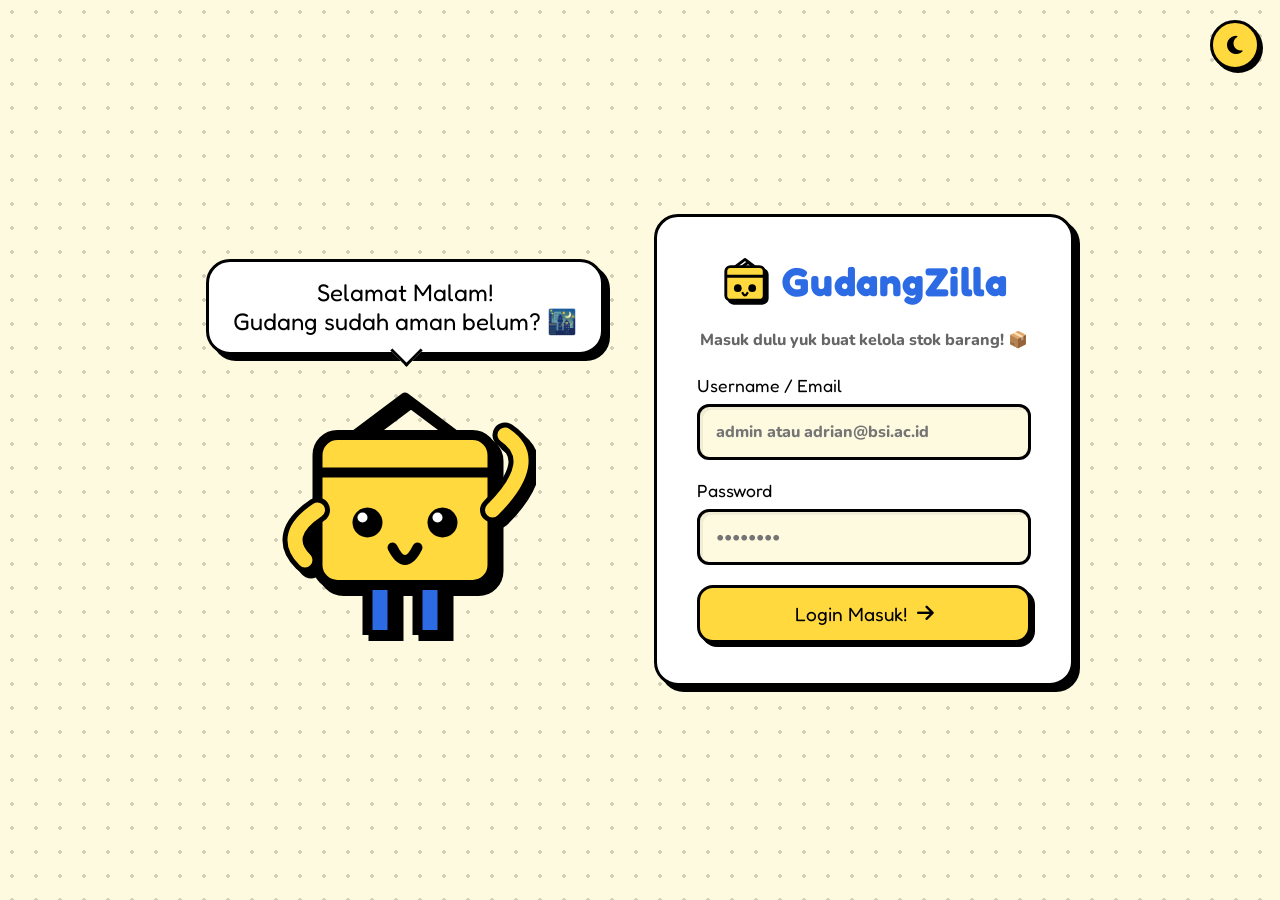
<file: frontend/index.html>
<!DOCTYPE html>
<html lang="en">
<head>
    <meta charset="UTF-8">
    <meta name="viewport" content="width=device-width, initial-scale=1.0, viewport-fit=cover">
    <meta name="theme-color" content="#2D6BE4">
    <title>Login - GudangZilla</title>
    <link rel="stylesheet" href="css/responsive.css">
    <!-- Fonts -->
    <link href="https://fonts.googleapis.com/css2?family=Fredoka+One&family=Nunito:wght@400;600;700;800;900&family=Outfit:wght@300;400;600;800&display=swap" rel="stylesheet">
    <!-- Icons -->
    <link rel="stylesheet" href="https://cdnjs.cloudflare.com/ajax/libs/font-awesome/6.4.0/css/all.min.css">
    
    <style>
        :root {
            /* Neobrutalism Mode (Default Light) */
            --bg-base: #FEFAE0;
            --bg-grid: #d4d0b8;
            --bg-card: #FFFFFF;
            --cobalt: #2D6BE4;
            --yellow: #FFD93D;
            --coral: #FF6B6B;
            --mint: #6BCB77;
            --black: #000000;
            --text-main: #000000;
            --text-muted: #666666;
            --border-thick: 3px solid var(--black);
            --shadow-cartoon: 6px 6px 0px var(--black);
            --radius-large: 24px;
            --glass-blur: blur(0px);
            --glass-border: var(--border-thick);
        }

        /* Dark Mode: Cyber-Glass Theme */
        body.dark-mode {
            --bg-base: #0f172a;
            --bg-grid: #1e293b;
            --bg-card: rgba(30, 41, 59, 0.7);
            --cobalt: #6366f1;
            --yellow: #f59e0b;
            --coral: #ef4444;
            --mint: #10b981;
            --black: #ffffff;
            --text-main: #f8fafc;
            --text-muted: #94a3b8;
            --border-thick: 2px solid rgba(255, 255, 255, 0.15);
            --shadow-cartoon: 0px 8px 32px rgba(99, 102, 241, 0.25);
            --radius-large: 24px;
            --glass-blur: blur(12px);
            --glass-border: 1px solid rgba(255, 255, 255, 0.1);
        }

        * {
            box-sizing: border-box;
            margin: 0;
            padding: 0;
            transition: background-color 0.3s ease, border-color 0.3s ease, color 0.3s ease, box-shadow 0.3s ease;
        }

        body {
            font-family: 'Nunito', sans-serif;
            background-color: var(--bg-base);
            background-image: radial-gradient(var(--bg-grid) 2px, transparent 2px);
            background-size: 24px 24px;
            color: var(--text-main);
            display: flex;
            align-items: center;
            justify-content: center;
            min-height: 100vh;
            position: relative;
            overflow-x: hidden;
        }

        h1, h2, .fredoka {
            font-family: 'Fredoka One', cursive;
            letter-spacing: 0.5px;
        }

        /* Settings / Theme Toggle Button */
        .theme-toggle-btn {
            position: fixed;
            top: 20px;
            right: 20px;
            background: var(--yellow);
            border: var(--border-thick);
            border-radius: 50%;
            width: 50px;
            height: 50px;
            display: flex;
            align-items: center;
            justify-content: center;
            font-size: 1.3rem;
            cursor: pointer;
            box-shadow: 3px 3px 0 var(--black);
            z-index: 10;
        }

        .theme-toggle-btn:active {
            transform: translate(2px, 2px);
            box-shadow: 0px 0px 0 var(--black);
        }

        .login-wrapper {
            display: flex;
            gap: 50px;
            align-items: center;
            justify-content: center;
            max-width: 900px;
            width: min(100%, 420px);
            padding: 0 16px;
        }

        @media (min-width: 768px) {
            .login-wrapper {
                width: 90%;
                max-width: 900px;
            }
        }

        .login-card {
            background: var(--bg-card);
            backdrop-filter: var(--glass-blur);
            -webkit-backdrop-filter: var(--glass-blur);
            border: var(--glass-border);
            border-radius: var(--radius-large);
            box-shadow: var(--shadow-cartoon);
            padding: 40px;
            width: 100%;
            max-width: 420px;
            position: relative;
            z-index: 2;
        }

        .logo-container {
            display: flex;
            align-items: center;
            gap: 12px;
            margin-bottom: 24px;
            justify-content: center;
        }

        .logo-svg {
            width: 48px;
            height: 48px;
            filter: drop-shadow(3px 3px 0px var(--black));
        }

        .form-group {
            margin-bottom: 20px;
            display: flex;
            flex-direction: column;
            gap: 8px;
        }

        .form-group label {
            font-family: 'Fredoka One', cursive;
            font-size: 1.1rem;
        }

        .form-control {
            background: var(--bg-base);
            border: var(--border-thick);
            border-radius: 12px;
            padding: 14px 16px;
            font-family: 'Nunito', sans-serif;
            font-weight: 800;
            font-size: 1rem;
            color: var(--text-main);
            outline: none;
            box-shadow: inset 3px 3px 0px rgba(0,0,0,0.05);
        }

        .form-control:focus {
            box-shadow: 4px 4px 0px var(--cobalt);
        }

        .btn {
            background: var(--yellow);
            border: var(--border-thick);
            border-radius: 16px;
            padding: 14px;
            font-family: 'Fredoka One', cursive;
            font-size: 1.2rem;
            color: #000;
            cursor: pointer;
            box-shadow: 4px 4px 0px var(--black);
            transition: transform 0.1s, box-shadow 0.1s;
            width: 100%;
            display: flex;
            align-items: center;
            justify-content: center;
            gap: 10px;
            margin-top: 10px;
        }

        .btn:active {
            transform: translate(4px, 4px);
            box-shadow: 0px 0px 0px var(--black);
        }

        .mascot-big {
            flex: 1;
            display: none;
            text-align: center;
        }

        @media (min-width: 768px) {
            .mascot-big {
                display: block;
                animation: float 3s ease-in-out infinite;
            }
        }

        @keyframes float {
            0%, 100% { transform: translateY(0) rotate(-2deg); }
            50% { transform: translateY(-15px) rotate(2deg); }
        }

        .speech-bubble {
            background: var(--bg-card);
            border: var(--glass-border);
            padding: 16px 24px;
            border-radius: 24px;
            font-family: 'Fredoka One', cursive;
            font-size: 1.5rem;
            box-shadow: var(--shadow-cartoon);
            position: relative;
            margin-bottom: 30px;
            display: inline-block;
        }

        .speech-bubble::after {
            content: '';
            position: absolute;
            bottom: -10px;
            left: 50%;
            margin-left: -10px;
            width: 20px;
            height: 20px;
            background: var(--bg-card);
            border-bottom: var(--border-thick);
            border-right: var(--border-thick);
            transform: rotate(45deg);
        }

        /* Shake animation for wrong credentials */
        @keyframes shake {
            0%, 100% { transform: translateX(0); }
            20% { transform: translateX(-10px) rotate(-3deg); }
            40% { transform: translateX(10px) rotate(3deg); }
            60% { transform: translateX(-10px) rotate(-3deg); }
            80% { transform: translateX(10px) rotate(3deg); }
        }
        .shake { animation: shake 0.4s ease-in-out; }

        /* Toast notification */
        .toast {
            position: fixed;
            top: 20px;
            left: 50%;
            transform: translate(-50%, -150%);
            background: var(--coral);
            color: white;
            border: var(--border-thick);
            padding: 12px 24px;
            border-radius: 16px;
            box-shadow: 4px 4px 0 var(--black);
            font-family: 'Fredoka One', cursive;
            z-index: 9999;
            transition: transform 0.4s cubic-bezier(0.68, -0.55, 0.265, 1.55);
            display: flex;
            align-items: center;
            gap: 10px;
        }
        .toast.show { transform: translate(-50%, 0); }
    </style>
</head>
<body class="gz-responsive gz-login">

    <div id="toast" class="toast">
        <i class="fa-solid fa-triangle-exclamation"></i> <span id="toastMsg">Login Gagal</span>
    </div>

    <!-- Theme Toggle Button -->
    <button class="theme-toggle-btn" id="themeBtn" aria-label="Toggle Theme" title="Ubah Tema">
        <i class="fa-solid fa-moon"></i>
    </button>

    <div class="login-wrapper">
        <!-- Big Mascot Side -->
        <div class="mascot-big">
            <div class="speech-bubble" id="greetingBubble">
                Halooo!<br>Waktunya kerja nih! 🚀
            </div>
            <br>
            <svg viewBox="0 0 100 100" style="width: 250px; height: 250px; filter: drop-shadow(6px 6px 0px var(--black));">
                <!-- Legs -->
                <rect x="35" y="80" width="10" height="20" fill="var(--cobalt)" stroke="var(--black)" stroke-width="4"/>
                <rect x="55" y="80" width="10" height="20" fill="var(--cobalt)" stroke="var(--black)" stroke-width="4"/>
                
                <!-- Body Box -->
                <rect x="15" y="20" width="70" height="60" rx="8" fill="var(--yellow)" stroke="var(--black)" stroke-width="4"/>
                <path d="M15 35 L85 35" stroke="var(--black)" stroke-width="4"/>
                
                <!-- Right Arm Waving -->
                <path d="M 85 50 Q 105 30 90 20" fill="none" stroke="var(--black)" stroke-width="10" stroke-linecap="round"/>
                <path d="M 85 50 Q 105 30 90 20" fill="none" stroke="var(--yellow)" stroke-width="6" stroke-linecap="round"/>
                
                <!-- Left Arm -->
                <path d="M 15 50 Q 0 60 10 70" fill="none" stroke="var(--black)" stroke-width="10" stroke-linecap="round"/>
                <path d="M 15 50 Q 0 60 10 70" fill="none" stroke="var(--yellow)" stroke-width="6" stroke-linecap="round"/>
                
                <!-- Eyes -->
                <circle cx="35" cy="55" r="6" fill="var(--black)"/>
                <circle cx="65" cy="55" r="6" fill="var(--black)"/>
                <!-- Eye Highlights -->
                <circle cx="33" cy="53" r="2" fill="#fff"/>
                <circle cx="63" cy="53" r="2" fill="#fff"/>
                
                <!-- Smile -->
                <path d="M 45 65 Q 50 75 55 65" fill="none" stroke="var(--black)" stroke-width="4" stroke-linecap="round"/>
                
                <!-- Top Flaps -->
                <path d="M 30 20 L 50 5 L 70 20" fill="none" stroke="var(--black)" stroke-width="4" stroke-linejoin="round"/>
            </svg>
        </div>

        <!-- Login Card -->
        <div class="login-card">
            <div class="logo-container">
                <svg class="logo-svg" viewBox="0 0 100 100">
                    <rect x="10" y="20" width="80" height="70" rx="10" fill="var(--yellow)" stroke="var(--black)" stroke-width="6"/>
                    <path d="M10 40 L90 40" stroke="var(--black)" stroke-width="6"/>
                    <circle cx="35" cy="65" r="8" fill="var(--black)"/>
                    <circle cx="65" cy="65" r="8" fill="var(--black)"/>
                    <path d="M 45 75 Q 50 85 55 75" fill="none" stroke="var(--black)" stroke-width="5" stroke-linecap="round"/>
                    <path d="M 30 20 L 50 5 L 70 20" fill="none" stroke="var(--black)" stroke-width="6" stroke-linejoin="round"/>
                </svg>
                <h2 style="font-size: 2.5rem; color: var(--cobalt);">GudangZilla</h2>
            </div>

            <p style="text-align: center; font-weight: 800; color: var(--text-muted); margin-bottom: 24px;">
                Masuk dulu yuk buat kelola stok barang! 📦
            </p>

            <form id="loginForm">
                <div class="form-group">
                    <label>Username / Email</label>
                    <input type="text" id="username" class="form-control" placeholder="admin atau adrian@bsi.ac.id" required autocomplete="username">
                </div>
                <div class="form-group">
                    <label>Password</label>
                    <input type="password" id="password" class="form-control" placeholder="••••••••" required autocomplete="current-password">
                </div>
                <button type="submit" class="btn">
                    Login Masuk! <i class="fa-solid fa-arrow-right"></i>
                </button>
            </form>
        </div>
    </div>

    <script src="js/device.js"></script>
    <script>
        // Set dynamic greetings
        const now = new Date();
        const hrs = now.getHours();
        const bubble = document.getElementById('greetingBubble');
        if (hrs < 12) bubble.innerHTML = "Selamat Pagi!<br>Yuk, mulai kelola stok! 🌅";
        else if (hrs < 17) bubble.innerHTML = "Selamat Siang!<br>Semangat kerjanya ngab! 🚀";
        else bubble.innerHTML = "Selamat Malam!<br>Gudang sudah aman belum? 🌃";

        // Audio pop
        const playPop = () => { try{ const ctx = new (window.AudioContext || window.webkitAudioContext)(); const osc = ctx.createOscillator(); const gain = ctx.createGain(); osc.connect(gain); gain.connect(ctx.destination); osc.type='sine'; osc.frequency.setValueAtTime(600, ctx.currentTime); osc.frequency.exponentialRampToValueAtTime(800, ctx.currentTime+0.1); gain.gain.setValueAtTime(0.3, ctx.currentTime); gain.gain.exponentialRampToValueAtTime(0.01, ctx.currentTime+0.1); osc.start(ctx.currentTime); osc.stop(ctx.currentTime+0.1); }catch(e){} };

        // Toast error handling
        const showToast = (msg) => {
            const toast = document.getElementById('toast');
            document.getElementById('toastMsg').innerText = msg;
            toast.classList.add('show');
            setTimeout(() => toast.classList.remove('show'), 3500);
        };

        // Theme Toggle Handler
        const themeBtn = document.getElementById('themeBtn');
        const themeIcon = themeBtn.querySelector('i');
        
        // Load saved theme
        if (localStorage.getItem('gz_theme') === 'dark') {
            document.body.classList.add('dark-mode');
            themeIcon.className = 'fa-solid fa-sun';
        }

        themeBtn.addEventListener('click', () => {
            playPop();
            if (document.body.classList.contains('dark-mode')) {
                document.body.classList.remove('dark-mode');
                themeIcon.className = 'fa-solid fa-moon';
                localStorage.setItem('gz_theme', 'light');
            } else {
                document.body.classList.add('dark-mode');
                themeIcon.className = 'fa-solid fa-sun';
                localStorage.setItem('gz_theme', 'dark');
            }
        });

        // Form Submit with Real API integration
        document.getElementById('loginForm').addEventListener('submit', async (e) => {
            e.preventDefault();
            playPop();

            const btn = document.querySelector('.btn');
            const originalBtn = btn.innerHTML;
            btn.innerHTML = '<i class="fa-solid fa-circle-notch fa-spin"></i> Memeriksa...';
            btn.disabled = true;

            const identifier = document.getElementById('username').value.trim();
            const password = document.getElementById('password').value;

            const payload = {};
            if (identifier.includes('@')) {
                payload.email = identifier;
            } else {
                payload.username = identifier;
            }
            payload.password = password;

            try {
                const response = await fetch('../login', {
                    method: 'POST',
                    headers: { 'Content-Type': 'application/json' },
                    body: JSON.stringify(payload)
                });
                
                const result = await response.json();
                
                if (response.ok && result.status === 'success') {
                    btn.innerHTML = '<i class="fa-solid fa-check"></i> Sukses! Masuk...';
                    localStorage.setItem('gz_session', JSON.stringify({
                        identifier: result.data.identifier,
                        token: result.data.token
                    }));
                    setTimeout(() => {
                        window.location.href = 'dashboard.html';
                    }, 800);
                } else {
                    throw new Error(result.message || 'Username atau password salah.');
                }
            } catch (err) {
                // Shake card animation
                const card = document.querySelector('.login-card');
                card.classList.remove('shake');
                void card.offsetWidth; // Reflow
                card.classList.add('shake');

                showToast(err.message);
                btn.innerHTML = originalBtn;
                btn.disabled = false;
            }
        });
    </script>
</body>
</html>
</file>
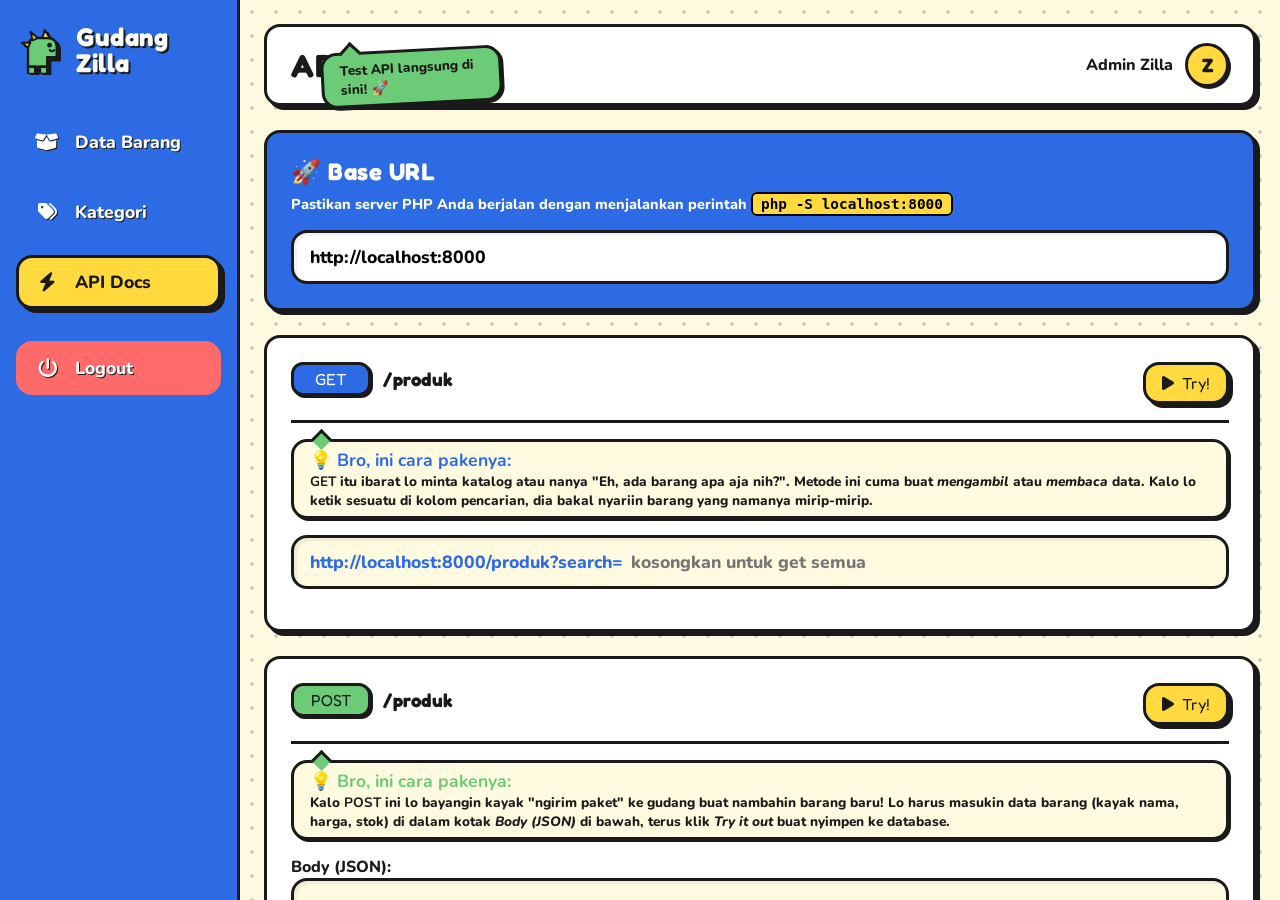
<file: frontend/api-docs.html>
<!DOCTYPE html>
<html lang="en">
<head>
    <meta charset="UTF-8">
    <meta name="viewport" content="width=device-width, initial-scale=1.0, viewport-fit=cover">
    <title>GudangZilla - API Docs</title>
    <!-- Fonts -->
    <link href="https://fonts.googleapis.com/css2?family=Fredoka+One&family=Nunito:wght@400;600;700;800;900&display=swap" rel="stylesheet">
    <!-- Icons -->
    <link rel="stylesheet" href="https://cdnjs.cloudflare.com/ajax/libs/font-awesome/6.4.0/css/all.min.css">
    <link rel="stylesheet" href="css/responsive.css">
    <meta name="theme-color" content="#2D6BE4">
    
    <style>
        :root {
            --bg-cream: #FEFAE0;
            --cobalt: #2D6BE4;
            --yellow: #FFD93D;
            --coral: #FF6B6B;
            --mint: #6BCB77;
            --black: #1a1a1a;
            --white: #FFFFFF;
            --border-thick: 3px solid var(--black);
            --shadow-cartoon: 4px 4px 0px var(--black);
            --radius-large: 16px;
        }

        * {
            box-sizing: border-box;
            margin: 0;
            padding: 0;
            -webkit-tap-highlight-color: transparent;
        }

        body {
            font-family: 'Nunito', sans-serif;
            background-color: var(--bg-cream);
            background-image: radial-gradient(#d4d0b8 2px, transparent 2px);
            background-size: 24px 24px;
            color: var(--black);
            overflow: hidden;
            overscroll-behavior-y: contain;
        }

        h1, h2, h3, h4, .fredoka {
            font-family: 'Fredoka One', cursive;
            letter-spacing: 0.5px;
        }

        /* Layout */
        .app-layout {
            display: flex;
            height: 100vh;
            width: 100vw;
            overflow: hidden;
        }

        /* Sidebar Desktop/Tablet */
        .sidebar {
            width: 240px;
            background-color: var(--cobalt);
            border-right: var(--border-thick);
            display: flex;
            flex-direction: column;
            padding: 24px 16px;
            z-index: 100;
            transition: width 0.3s cubic-bezier(0.68, -0.55, 0.265, 1.55);
        }

        .logo-container {
            display: flex;
            align-items: center;
            gap: 12px;
            margin-bottom: 40px;
            color: var(--white);
            text-shadow: 2px 2px 0px var(--black);
            overflow: hidden;
            white-space: nowrap;
        }

        .logo-svg {
            width: 48px;
            height: 48px;
            min-width: 48px;
            filter: drop-shadow(3px 3px 0px var(--black));
        }

        .nav-menu {
            list-style: none;
            display: flex;
            flex-direction: column;
            gap: 16px;
        }

        .nav-item {
            display: flex;
            align-items: center;
            gap: 16px;
            padding: 12px 16px;
            text-decoration: none;
            color: var(--white);
            font-weight: 800;
            font-size: 1.1rem;
            border-radius: var(--radius-large);
            border: 3px solid transparent;
            background: transparent;
            transition: all 0.2s cubic-bezier(0.68, -0.55, 0.265, 1.55);
            text-shadow: 1px 1px 0px var(--black);
            white-space: nowrap;
        }
        .nav-item i { font-size: 1.2rem; min-width: 24px; text-align: center; }

        .nav-item:hover, .nav-item.active {
            background: var(--yellow);
            color: var(--black);
            border: var(--border-thick);
            text-shadow: none;
            box-shadow: var(--shadow-cartoon);
        }

        /* Main Content */
        .main-content {
            flex: 1;
            display: flex;
            flex-direction: column;
            position: relative;
            height: 100%;
        }

        .scroll-area {
            flex: 1;
            overflow-y: auto;
            padding: 24px;
            padding-bottom: 100px;
            -webkit-overflow-scrolling: touch;
        }

        /* Header */
        .header {
            display: flex;
            justify-content: space-between;
            align-items: center;
            background: var(--white);
            border: var(--border-thick);
            border-radius: var(--radius-large);
            padding: 16px 24px;
            box-shadow: var(--shadow-cartoon);
            margin-bottom: 24px;
            position: relative;
            z-index: 20;
        }

        .speech-bubble {
            position: absolute;
            bottom: -20px;
            left: 30px;
            background: var(--mint);
            border: var(--border-thick);
            padding: 6px 16px;
            border-radius: 16px;
            font-weight: 800;
            font-size: 0.85rem;
            transform: rotate(-3deg);
            box-shadow: 2px 2px 0px var(--black);
            z-index: 2;
        }

        .speech-bubble::after {
            content: '';
            position: absolute;
            top: -10px;
            left: 20px;
            width: 12px;
            height: 12px;
            background: var(--mint);
            border-top: var(--border-thick);
            border-left: var(--border-thick);
            transform: rotate(45deg);
        }

        .user-profile {
            display: flex;
            align-items: center;
            gap: 12px;
            font-weight: 800;
        }

        .avatar {
            width: 44px;
            height: 44px;
            background: var(--yellow);
            border: var(--border-thick);
            border-radius: 50%;
            display: flex;
            align-items: center;
            justify-content: center;
            font-family: 'Fredoka One', cursive;
            font-size: 1.2rem;
            box-shadow: 2px 2px 0px var(--black);
        }

        /* API DOCS SPECIFIC */
        .btn {
            background: var(--yellow);
            border: var(--border-thick);
            border-radius: 16px;
            padding: 8px 16px;
            font-family: 'Fredoka One', cursive;
            font-size: 1rem;
            color: var(--black);
            cursor: pointer;
            box-shadow: var(--shadow-cartoon);
            transition: transform 0.1s, box-shadow 0.1s;
            display: inline-flex;
            align-items: center;
            gap: 8px;
        }
        .btn:active {
            transform: translate(3px, 3px);
            box-shadow: 0px 0px 0px var(--black);
        }

        .method-badge {
            border: var(--border-thick);
            padding: 4px 12px;
            border-radius: 12px;
            font-family: 'Fredoka One', cursive;
            font-size: 1rem;
            min-width: 80px;
            text-align: center;
            box-shadow: 2px 2px 0px var(--black);
        }
        .method-get { background: var(--cobalt); color: var(--white); }
        .method-post { background: var(--mint); color: var(--black); }
        .method-put { background: var(--yellow); color: var(--black); }
        .method-delete { background: var(--coral); color: var(--white); }

        .endpoint-card {
            background: var(--white);
            border: var(--border-thick);
            border-radius: var(--radius-large);
            box-shadow: var(--shadow-cartoon);
            padding: 24px;
            margin-bottom: 24px;
        }

        .url-box {
            display: flex;
            align-items: center;
            background: var(--bg-cream);
            border: var(--border-thick);
            border-radius: 16px;
            padding: 12px 16px;
            box-shadow: inset 3px 3px 0px rgba(0,0,0,0.05);
            font-family: 'Nunito', sans-serif;
            font-weight: 800;
            font-size: 1.1rem;
            margin: 16px 0;
            overflow: hidden;
            flex-wrap: wrap;
            gap: 8px;
        }

        .url-box input {
            border: none;
            background: transparent;
            font-family: 'Nunito', sans-serif;
            font-weight: 800;
            font-size: 1.1rem;
            outline: none;
            flex: 1;
            min-width: 150px;
        }

        pre, textarea {
            background: var(--bg-cream);
            border: var(--border-thick);
            border-radius: 16px;
            padding: 16px;
            font-family: monospace;
            font-size: 1rem;
            font-weight: bold;
            width: 100%;
            box-shadow: inset 3px 3px 0px rgba(0,0,0,0.05);
            resize: vertical;
            outline: none;
            margin-bottom: 16px;
        }

        textarea:focus { background: #fff; }

        .response-box {
            background: var(--white);
            border: var(--border-thick);
            border-radius: 16px;
            padding: 16px;
            font-family: monospace;
            font-weight: bold;
            display: none;
            margin-top: 16px;
            box-shadow: inset 3px 3px 0px rgba(0,0,0,0.05);
            max-height: 300px;
            overflow-y: auto;
        }

        .response-success { border-left: 8px solid var(--mint); }
        .response-error { border-left: 8px solid var(--coral); }

        /* Bottom Nav (Mobile) */
        .bottom-nav {
            display: none;
            position: fixed;
            bottom: 0;
            left: 0;
            width: 100%;
            height: 70px;
            background: var(--cobalt);
            border-top: var(--border-thick);
            z-index: 100;
            justify-content: space-around;
            align-items: center;
            padding-bottom: env(safe-area-inset-bottom);
        }

        .bnav-item {
            display: flex;
            flex-direction: column;
            align-items: center;
            gap: 4px;
            color: white;
            text-decoration: none;
            font-weight: 800;
            font-size: 0.75rem;
            opacity: 0.7;
            min-width: 64px;
            padding: 8px 0;
        }
        .bnav-item i { font-size: 1.4rem; }
        .bnav-item.active { opacity: 1; color: var(--yellow); text-shadow: 1px 1px 0 var(--black); }
        .bnav-item.active i { transform: translateY(-4px); }

        /* Responsive Breakpoints */
        @media (min-width: 768px) and (max-width: 1023px) {
            .sidebar { width: 80px; padding: 24px 12px; align-items: center; }
            .sidebar:hover { width: 240px; align-items: stretch; padding: 24px 16px; }
            .logo-container h2 { display: none; }
            .sidebar:hover .logo-container h2 { display: block; }
            .nav-item span { display: none; }
            .sidebar:hover .nav-item span { display: inline; }
        }

        @media (max-width: 767px) {
            .sidebar { display: none; }
            .bottom-nav { display: flex; }
            
            .header { padding: 12px 16px; margin-bottom: 24px; border-radius: 0; border-left: none; border-right: none; border-top: none; }
            .header h1 { font-size: 1.5rem; }
            .user-profile span { display: none; }
            .speech-bubble { font-size: 0.75rem; bottom: -25px; padding: 4px 12px; }
            
            .scroll-area { padding: 16px; padding-bottom: 100px; }
            .endpoint-card { padding: 16px; }
        }
    </style>
</head>
<body class="gz-responsive gz-modal-host">

    <div class="app-layout">
        <!-- Desktop/Tablet Sidebar -->
        <aside class="sidebar">
            <div class="logo-container">
                <svg class="logo-svg" viewBox="0 0 100 100" xmlns="http://www.w3.org/2000/svg">
                    <path d="M25,85 L25,45 Q25,25 45,25 L65,25 Q85,25 85,45 L85,65 L65,65 L65,85 Z" fill="#6BCB77" stroke="#1a1a1a" stroke-width="5" stroke-linejoin="round"/>
                    <circle cx="70" cy="40" r="5" fill="#1a1a1a"/>
                    <path d="M 80 50 Q 75 55 70 50" stroke="#1a1a1a" stroke-width="4" stroke-linecap="round" fill="none"/>
                    <path d="M25,85 L40,85 L40,100 L25,100 Z" fill="#6BCB77" stroke="#1a1a1a" stroke-width="5" stroke-linejoin="round"/>
                    <path d="M50,85 L65,85 L65,100 L50,100 Z" fill="#6BCB77" stroke="#1a1a1a" stroke-width="5" stroke-linejoin="round"/>
                    <polygon points="25,45 12,35 30,35" fill="#FFD93D" stroke="#1a1a1a" stroke-width="4" stroke-linejoin="round"/>
                    <polygon points="35,30 30,12 45,25" fill="#FFD93D" stroke="#1a1a1a" stroke-width="4" stroke-linejoin="round"/>
                    <polygon points="55,25 60,8 70,25" fill="#FFD93D" stroke="#1a1a1a" stroke-width="4" stroke-linejoin="round"/>
                </svg>
                <h2 style="font-size: 1.6rem; line-height: 1;">Gudang<br>Zilla</h2>
            </div>
            
            <ul class="nav-menu">
                <li><a href="dashboard.html" class="nav-item"><i class="fa-solid fa-box-open"></i> <span>Data Barang</span></a></li>
                <li><a href="kategori.html" class="nav-item"><i class="fa-solid fa-tags"></i> <span>Kategori</span></a></li>
                <li><a href="api-docs.html" class="nav-item active"><i class="fa-solid fa-bolt"></i> <span>API Docs</span></a></li>
                <div style="flex:1"></div>
                <li><a href="index.html" class="nav-item" style="background: var(--coral); margin-top: auto;"><i class="fa-solid fa-power-off"></i> <span>Logout</span></a></li>
            </ul>
        </aside>

        <!-- Main Content -->
        <main class="main-content">
            <div class="scroll-area">
                <!-- Header -->
                <header class="header">
                    <div style="position: relative;">
                        <!-- Mobile Logo -->
                        <div class="logo-container" style="margin-bottom: 0; color: var(--black); text-shadow: none; display: none;" id="mobileLogo">
                            <svg class="logo-svg" viewBox="0 0 100 100" xmlns="http://www.w3.org/2000/svg" style="width: 36px; height: 36px;">
                                <path d="M25,85 L25,45 Q25,25 45,25 L65,25 Q85,25 85,45 L85,65 L65,65 L65,85 Z" fill="#6BCB77" stroke="#1a1a1a" stroke-width="5" stroke-linejoin="round"/>
                                <circle cx="70" cy="40" r="5" fill="#1a1a1a"/>
                                <path d="M 80 50 Q 75 55 70 50" stroke="#1a1a1a" stroke-width="4" stroke-linecap="round" fill="none"/>
                                <path d="M25,85 L40,85 L40,100 L25,100 Z" fill="#6BCB77" stroke="#1a1a1a" stroke-width="5" stroke-linejoin="round"/>
                                <path d="M50,85 L65,85 L65,100 L50,100 Z" fill="#6BCB77" stroke="#1a1a1a" stroke-width="5" stroke-linejoin="round"/>
                                <polygon points="25,45 12,35 30,35" fill="#FFD93D" stroke="#1a1a1a" stroke-width="4" stroke-linejoin="round"/>
                                <polygon points="35,30 30,12 45,25" fill="#FFD93D" stroke="#1a1a1a" stroke-width="4" stroke-linejoin="round"/>
                                <polygon points="55,25 60,8 70,25" fill="#FFD93D" stroke="#1a1a1a" stroke-width="4" stroke-linejoin="round"/>
                            </svg>
                            <h2 style="font-size: 1.4rem;">GudangZilla</h2>
                        </div>
                        
                        <h1 id="desktopTitle">API Reference</h1>
                        <div class="speech-bubble">Test API langsung di sini! 🚀</div>
                    </div>
                    <div class="user-profile">
                        <span>Admin Zilla</span>
                        <div class="avatar">Z</div>
                    </div>
                </header>

                <!-- Base URL -->
                <div class="endpoint-card" style="background: var(--cobalt); color: white;">
                    <h2 class="fredoka">🚀 Base URL</h2>
                    <p style="margin-top: 8px; font-weight: 800; font-size:0.9rem;">Pastikan server PHP Anda berjalan dengan menjalankan perintah <code style="background: var(--yellow); color: black; padding: 2px 8px; border-radius: 6px; border: 2px solid black;">php -S localhost:8000</code></p>
                    <div class="url-box" style="background: white; color: black; margin-bottom: 0;">
                        http://localhost:8000
                    </div>
                </div>

                <!-- GET Endpoint -->
                <div class="endpoint-card">
                    <div style="display: flex; justify-content: space-between; align-items: flex-start; border-bottom: var(--border-thick); padding-bottom: 16px; flex-wrap: wrap; gap: 12px;">
                        <div style="display: flex; align-items: center; gap: 12px;">
                            <span class="method-badge method-get">GET</span>
                            <h3 class="fredoka">/produk</h3>
                        </div>
                        <button class="btn" onclick="testGet()">
                            <i class="fa-solid fa-play"></i> Try!
                        </button>
                    </div>
                    <div class="speech-bubble" style="position:relative; transform:none; bottom:0; left:0; margin: 16px 0; background: var(--bg-cream);">
                        <strong style="color: var(--cobalt); font-size: 1.1rem;">💡 Bro, ini cara pakenya:</strong><br>
                        <b>GET</b> itu ibarat lo minta katalog atau nanya "Eh, ada barang apa aja nih?". Metode ini cuma buat <em>mengambil</em> atau <em>membaca</em> data. Kalo lo ketik sesuatu di kolom pencarian, dia bakal nyariin barang yang namanya mirip-mirip.
                    </div>
                    
                    <div class="url-box">
                        <span style="color: var(--cobalt); word-break: break-all;">http://localhost:8000/produk?search=</span>
                        <input type="text" id="getSearchInput" placeholder="kosongkan untuk get semua">
                    </div>
                    <div id="getResponse" class="response-box"></div>
                </div>

                <!-- POST Endpoint -->
                <div class="endpoint-card">
                    <div style="display: flex; justify-content: space-between; align-items: flex-start; border-bottom: var(--border-thick); padding-bottom: 16px; flex-wrap: wrap; gap: 12px;">
                        <div style="display: flex; align-items: center; gap: 12px;">
                            <span class="method-badge method-post">POST</span>
                            <h3 class="fredoka">/produk</h3>
                        </div>
                        <button class="btn" onclick="testPost()">
                            <i class="fa-solid fa-play"></i> Try!
                        </button>
                    </div>
                    <div class="speech-bubble" style="position:relative; transform:none; bottom:0; left:0; margin: 16px 0; background: var(--bg-cream);">
                        <strong style="color: var(--mint); font-size: 1.1rem;">💡 Bro, ini cara pakenya:</strong><br>
                        Kalo <b>POST</b> ini lo bayangin kayak "ngirim paket" ke gudang buat nambahin barang baru! Lo harus masukin data barang (kayak nama, harga, stok) di dalam kotak <em>Body (JSON)</em> di bawah, terus klik <i>Try it out</i> buat nyimpen ke database.
                    </div>
                    
                    <p style="margin-top: 16px; font-weight: 800;">Body (JSON):</p>
                    <textarea id="postPayload" rows="8">{
  "kode_barang": "BRG-001",
  "nama_produk": "Laptop Gaming Baru",
  "harga": 15000000,
  "stok": 10,
  "kategori_id": 1,
  "deskripsi": "Laptop baru mantap"
}</textarea>
                    <div id="postResponse" class="response-box"></div>
                </div>

                <!-- PUT Endpoint -->
                <div class="endpoint-card">
                    <div style="display: flex; justify-content: space-between; align-items: flex-start; border-bottom: var(--border-thick); padding-bottom: 16px; flex-wrap: wrap; gap: 12px;">
                        <div style="display: flex; align-items: center; gap: 12px;">
                            <span class="method-badge method-put">PUT</span>
                            <h3 class="fredoka">/produk/{id}</h3>
                        </div>
                        <button class="btn" onclick="testPut()">
                            <i class="fa-solid fa-play"></i> Try!
                        </button>
                    </div>
                    <div class="speech-bubble" style="position:relative; transform:none; bottom:0; left:0; margin: 16px 0; background: var(--bg-cream);">
                        <strong style="color: #d4a000; font-size: 1.1rem;">💡 Bro, ini cara pakenya:</strong><br>
                        Nah, <b>PUT</b> ini dipake khusus buat <em>ngedit</em> atau <em>update</em> barang yang udah ada. Wajib banget lo masukin nomor ID barang di ujung URL-nya, terus tulis data yang mau diubah di kotak <em>Body (JSON)</em>. Data lama bakal ditiban sama data baru ini.
                    </div>
                    
                    <div class="url-box">
                        <span style="color: var(--cobalt);">http://localhost:8000/produk/</span>
                        <input type="number" id="putIdInput" value="1" style="width: 80px; flex: none;">
                    </div>

                    <p style="margin-top: 16px; font-weight: 800;">Body (JSON):</p>
                    <textarea id="putPayload" rows="8">{
  "kode_barang": "BRG-001-REV",
  "nama_produk": "Laptop Gaming Lama (Diupdate)",
  "harga": 14000000,
  "stok": 8,
  "kategori_id": 1,
  "deskripsi": "Harga diskon akhir tahun"
}</textarea>
                    <div id="putResponse" class="response-box"></div>
                </div>

                <!-- DELETE Endpoint -->
                <div class="endpoint-card">
                    <div style="display: flex; justify-content: space-between; align-items: flex-start; border-bottom: var(--border-thick); padding-bottom: 16px; flex-wrap: wrap; gap: 12px;">
                        <div style="display: flex; align-items: center; gap: 12px;">
                            <span class="method-badge method-delete">DELETE</span>
                            <h3 class="fredoka">/produk/{id}</h3>
                        </div>
                        <button class="btn" onclick="testDelete()">
                            <i class="fa-solid fa-play"></i> Try!
                        </button>
                    </div>
                    <div class="speech-bubble" style="position:relative; transform:none; bottom:0; left:0; margin: 16px 0; background: var(--bg-cream);">
                        <strong style="color: var(--coral); font-size: 1.1rem;">💡 Bro, ini cara pakenya:</strong><br>
                        Sesuai namanya, <b>DELETE</b> ini buat nge-<em>hapus</em> barang! Hati-hati ya pakenya. Gampang banget, lo tinggal masukin angka ID barang yang mau dihilangin di ujung URL. Sekali klik <i>Try it out</i>, barang langsung musnah dari sistem!
                    </div>
                    
                    <div class="url-box">
                        <span style="color: var(--cobalt);">http://localhost:8000/produk/</span>
                        <input type="number" id="deleteIdInput" value="1" style="width: 80px; flex: none;">
                    </div>
                    <div id="deleteResponse" class="response-box"></div>
                </div>

            </div>
        </main>
    </div>

    <!-- Mobile Bottom Navigation -->
    <nav class="bottom-nav">
        <a href="dashboard.html" class="bnav-item">
            <i class="fa-solid fa-box-open"></i>
            Barang
        </a>
        <a href="kategori.html" class="bnav-item">
            <i class="fa-solid fa-tags"></i>
            Kategori
        </a>
        <a href="api-docs.html" class="bnav-item active">
            <i class="fa-solid fa-bolt"></i>
            API Docs
        </a>
        <a href="index.html" class="bnav-item" style="color: var(--coral);">
            <i class="fa-solid fa-power-off"></i>
            Keluar
        </a>
    </nav>

    <script src="js/device.js"></script>
    <script>
        const isMobile = () => (window.gzDevice ? window.gzDevice.isMobile() : window.innerWidth < 768);

        if (isMobile()) {
            document.getElementById('mobileLogo').style.display = 'flex';
            document.getElementById('desktopTitle').style.display = 'none';
        }

        window.addEventListener('resize', () => {
            if (isMobile()) {
                document.getElementById('mobileLogo').style.display = 'flex';
                document.getElementById('desktopTitle').style.display = 'none';
            } else {
                document.getElementById('mobileLogo').style.display = 'none';
                document.getElementById('desktopTitle').style.display = 'block';
            }
        });

        function formatResult(resContainer, response, result) {
            resContainer.className = 'response-box'; // reset
            if (response.ok) {
                resContainer.classList.add('response-success');
                resContainer.innerHTML = `<span style="color: var(--mint); font-size: 1.2rem;">✔ Success (${response.status})</span><br><br>` + 
                                         JSON.stringify(result, null, 2).replace(/\n/g, '<br>').replace(/ /g, '&nbsp;');
            } else {
                resContainer.classList.add('response-error');
                resContainer.innerHTML = `<span style="color: var(--coral); font-size: 1.2rem;">✖ Error (${response.status})</span><br><br>` + 
                                         JSON.stringify(result, null, 2).replace(/\n/g, '<br>').replace(/ /g, '&nbsp;');
            }
        }

        function formatError(resContainer, error) {
            resContainer.className = 'response-box response-error';
            resContainer.innerHTML = `<span style="color: var(--coral); font-size: 1.2rem;">🚨 System Error:</span><br><br>${error.message}<br><br><span style="color:#666;">Pastikan server berjalan di localhost:8000</span>`;
        }

        async function testGet() {
            const search = document.getElementById('getSearchInput').value;
            const resContainer = document.getElementById('getResponse');
            resContainer.style.display = 'block';
            resContainer.innerHTML = '<i class="fa-solid fa-circle-notch fa-spin"></i> Loading...';
            resContainer.className = 'response-box';

            try {
                const url = search ? `http://localhost:8000/produk?search=${encodeURIComponent(search)}` : 'http://localhost:8000/produk';
                const response = await fetch(url, { method: 'GET' });
                const result = await response.json();
                formatResult(resContainer, response, result);
            } catch (error) {
                formatError(resContainer, error);
            }
        }

        async function testPost() {
            const payloadString = document.getElementById('postPayload').value;
            const resContainer = document.getElementById('postResponse');
            resContainer.style.display = 'block';
            resContainer.innerHTML = '<i class="fa-solid fa-circle-notch fa-spin"></i> Loading...';
            resContainer.className = 'response-box';

            try {
                const payload = JSON.parse(payloadString);
                const response = await fetch('http://localhost:8000/produk', {
                    method: 'POST',
                    headers: { 'Content-Type': 'application/json' },
                    body: JSON.stringify(payload)
                });
                const result = await response.json();
                formatResult(resContainer, response, result);
            } catch (error) {
                formatError(resContainer, error);
            }
        }

        async function testPut() {
            const id = document.getElementById('putIdInput').value;
            const payloadString = document.getElementById('putPayload').value;
            const resContainer = document.getElementById('putResponse');
            resContainer.style.display = 'block';
            resContainer.innerHTML = '<i class="fa-solid fa-circle-notch fa-spin"></i> Loading...';
            resContainer.className = 'response-box';

            try {
                if (!id) throw new Error('ID Produk tidak boleh kosong!');
                const payload = JSON.parse(payloadString);
                const response = await fetch(`http://localhost:8000/produk/${id}`, {
                    method: 'PUT',
                    headers: { 'Content-Type': 'application/json' },
                    body: JSON.stringify(payload)
                });
                const result = await response.json();
                formatResult(resContainer, response, result);
            } catch (error) {
                formatError(resContainer, error);
            }
        }

        async function testDelete() {
            const id = document.getElementById('deleteIdInput').value;
            const resContainer = document.getElementById('deleteResponse');
            resContainer.style.display = 'block';
            resContainer.innerHTML = '<i class="fa-solid fa-circle-notch fa-spin"></i> Loading...';
            resContainer.className = 'response-box';

            try {
                if (!id) throw new Error('ID Produk tidak boleh kosong!');
                const response = await fetch(`http://localhost:8000/produk/${id}`, { method: 'DELETE' });
                const result = await response.json();
                formatResult(resContainer, response, result);
            } catch (error) {
                formatError(resContainer, error);
            }
        }
    </script>
</body>
</html>
</file>
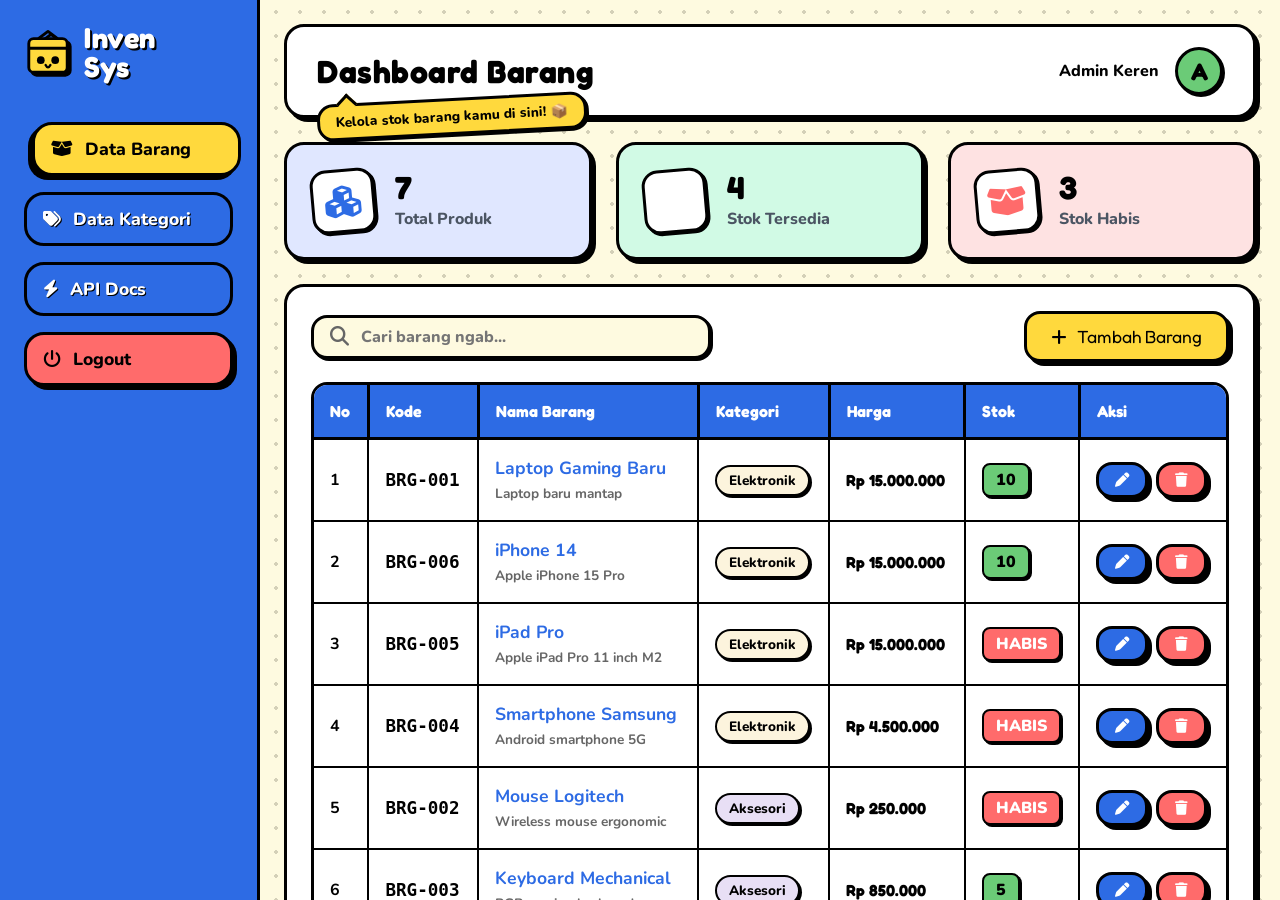
<file: frontend/dashboard-cartoon.html>
<!DOCTYPE html>
<html lang="en">
<head>
    <meta charset="UTF-8">
    <meta name="viewport" content="width=device-width, initial-scale=1.0, viewport-fit=cover">
    <title>Inven Sys - Cartoon Dashboard</title>
    <!-- Fonts -->
    <link href="https://fonts.googleapis.com/css2?family=Fredoka+One&family=Nunito:wght@400;600;700;800;900&display=swap" rel="stylesheet">
    <!-- Icons -->
    <link rel="stylesheet" href="https://cdnjs.cloudflare.com/ajax/libs/font-awesome/6.4.0/css/all.min.css">
    <link rel="stylesheet" href="css/responsive.css">
    <meta name="theme-color" content="#2D6BE4">
    
    <style>
        :root {
            --bg-cream: #FEFAE0;
            --cobalt: #2D6BE4;
            --yellow: #FFD93D;
            --coral: #FF6B6B;
            --mint: #6BCB77;
            --black: #000000;
            --white: #FFFFFF;
            --border-thick: 3px solid var(--black);
            --shadow-cartoon: 4px 4px 0px var(--black);
            --radius-large: 20px;
        }

        * {
            box-sizing: border-box;
            margin: 0;
            padding: 0;
        }

        body {
            font-family: 'Nunito', sans-serif;
            background-color: var(--bg-cream);
            /* Polka dot background */
            background-image: radial-gradient(#d4d0b8 2px, transparent 2px);
            background-size: 24px 24px;
            color: var(--black);
            display: flex;
            height: 100vh;
            overflow: hidden;
        }

        h1, h2, h3, h4, h5, h6, .fredoka {
            font-family: 'Fredoka One', cursive;
            letter-spacing: 0.5px;
        }

        /* Custom Scrollbar */
        ::-webkit-scrollbar {
            width: 12px;
            height: 12px;
        }
        ::-webkit-scrollbar-track {
            background: var(--bg-cream);
            border-left: var(--border-thick);
        }
        ::-webkit-scrollbar-thumb {
            background: var(--yellow);
            border: var(--border-thick);
            border-radius: 10px;
        }
        ::-webkit-scrollbar-thumb:hover {
            background: var(--coral);
        }

        /* Layout */
        .sidebar {
            width: 260px;
            background-color: var(--cobalt);
            border-right: var(--border-thick);
            display: flex;
            flex-direction: column;
            padding: 24px;
            z-index: 10;
        }

        .main-content {
            flex: 1;
            display: flex;
            flex-direction: column;
            overflow-y: auto;
            padding: 24px;
            gap: 24px;
        }

        /* Sidebar Elements */
        .logo-container {
            display: flex;
            align-items: center;
            gap: 12px;
            margin-bottom: 40px;
            color: var(--white);
            text-shadow: 2px 2px 0px var(--black);
        }

        .logo-svg {
            width: 48px;
            height: 48px;
            filter: drop-shadow(3px 3px 0px var(--black));
        }

        .nav-menu {
            list-style: none;
            display: flex;
            flex-direction: column;
            gap: 16px;
        }

        .nav-item {
            display: flex;
            align-items: center;
            gap: 12px;
            padding: 12px 16px;
            text-decoration: none;
            color: var(--white);
            font-weight: 800;
            font-size: 1.1rem;
            border-radius: var(--radius-large);
            border: var(--border-thick);
            background: transparent;
            transition: all 0.2s cubic-bezier(0.68, -0.55, 0.265, 1.55);
            text-shadow: 1px 1px 0px var(--black);
        }

        .nav-item:hover, .nav-item.active {
            background: var(--yellow);
            color: var(--black);
            text-shadow: none;
            transform: translateX(8px);
            box-shadow: -4px 4px 0px var(--black);
        }

        .nav-item.logout {
            margin-top: auto;
            background: var(--coral);
            color: var(--black);
            text-shadow: none;
            box-shadow: var(--shadow-cartoon);
            transform: none;
        }
        .nav-item.logout:hover {
            transform: translate(-4px, -4px);
            box-shadow: 6px 6px 0px var(--black);
        }

        /* Header */
        .header {
            display: flex;
            justify-content: space-between;
            align-items: center;
            background: var(--white);
            border: var(--border-thick);
            border-radius: var(--radius-large);
            padding: 20px 30px;
            box-shadow: var(--shadow-cartoon);
            position: relative;
        }

        .speech-bubble {
            position: absolute;
            bottom: -20px;
            left: 30px;
            background: var(--yellow);
            border: var(--border-thick);
            padding: 6px 16px;
            border-radius: 16px;
            font-weight: 800;
            font-size: 0.85rem;
            transform: rotate(-3deg);
            box-shadow: 2px 2px 0px var(--black);
            z-index: 2;
        }

        .speech-bubble::after {
            content: '';
            position: absolute;
            top: -10px;
            left: 20px;
            width: 12px;
            height: 12px;
            background: var(--yellow);
            border-top: var(--border-thick);
            border-left: var(--border-thick);
            transform: rotate(45deg);
        }

        .user-profile {
            display: flex;
            align-items: center;
            gap: 16px;
            font-weight: 800;
        }

        .avatar {
            width: 48px;
            height: 48px;
            background: var(--mint);
            border: var(--border-thick);
            border-radius: 50%;
            display: flex;
            align-items: center;
            justify-content: center;
            font-family: 'Fredoka One', cursive;
            font-size: 1.5rem;
            box-shadow: 2px 2px 0px var(--black);
        }

        /* Stats Cards */
        .stats-grid {
            display: grid;
            grid-template-columns: repeat(3, 1fr);
            gap: 24px;
        }

        .stat-card {
            background: var(--white);
            border: var(--border-thick);
            border-radius: var(--radius-large);
            padding: 24px;
            box-shadow: var(--shadow-cartoon);
            display: flex;
            align-items: center;
            gap: 20px;
            position: relative;
            overflow: hidden;
        }

        .stat-card.blue { background: #E0E7FF; }
        .stat-card.green { background: #D1FAE5; }
        .stat-card.red { background: #FEE2E2; }

        .stat-icon {
            width: 64px;
            height: 64px;
            background: var(--white);
            border: var(--border-thick);
            border-radius: 16px;
            display: flex;
            align-items: center;
            justify-content: center;
            font-size: 2rem;
            box-shadow: 2px 2px 0px var(--black);
            transform: rotate(-5deg);
        }

        .stat-card.blue .stat-icon { color: var(--cobalt); }
        .stat-card.green .stat-icon { color: var(--mint); }
        .stat-card.red .stat-icon { color: var(--coral); }

        .stat-info h3 {
            font-size: 2rem;
            margin: 0;
            line-height: 1;
        }
        .stat-info p {
            font-weight: 800;
            color: #4B5563;
            margin-top: 4px;
        }

        /* Main Panel (Table) */
        .panel {
            background: var(--white);
            border: var(--border-thick);
            border-radius: var(--radius-large);
            box-shadow: var(--shadow-cartoon);
            padding: 24px;
            display: flex;
            flex-direction: column;
            gap: 20px;
        }

        .panel-header {
            display: flex;
            justify-content: space-between;
            align-items: center;
            flex-wrap: wrap;
            gap: 16px;
        }

        .search-box {
            display: flex;
            align-items: center;
            background: var(--bg-cream);
            border: var(--border-thick);
            border-radius: 16px;
            padding: 8px 16px;
            box-shadow: 2px 2px 0px var(--black);
            flex: 1;
            max-width: 400px;
        }

        .search-box input {
            border: none;
            background: transparent;
            font-family: 'Nunito', sans-serif;
            font-weight: 800;
            font-size: 1rem;
            width: 100%;
            outline: none;
            padding-left: 12px;
        }

        .btn {
            background: var(--yellow);
            border: var(--border-thick);
            border-radius: 16px;
            padding: 12px 24px;
            font-family: 'Fredoka One', cursive;
            font-size: 1.1rem;
            color: var(--black);
            cursor: pointer;
            box-shadow: var(--shadow-cartoon);
            transition: transform 0.1s, box-shadow 0.1s;
            display: flex;
            align-items: center;
            gap: 10px;
        }

        .btn:active {
            transform: translate(4px, 4px);
            box-shadow: 0px 0px 0px var(--black);
        }

        .btn-danger {
            background: var(--coral);
            color: white;
        }

        .btn-edit {
            background: var(--cobalt);
            color: white;
            padding: 8px 16px;
            font-size: 0.9rem;
        }

        .btn-delete {
            background: var(--coral);
            color: white;
            padding: 8px 16px;
            font-size: 0.9rem;
        }

        /* Table */
        .table-container {
            overflow-x: auto;
            border: var(--border-thick);
            border-radius: 16px;
        }

        table {
            width: 100%;
            border-collapse: collapse;
            text-align: left;
        }

        th {
            background: var(--cobalt);
            color: var(--white);
            font-family: 'Fredoka One', cursive;
            padding: 16px;
            border-bottom: var(--border-thick);
            border-right: var(--border-thick);
            white-space: nowrap;
        }
        th:last-child { border-right: none; }

        td {
            padding: 16px;
            border-bottom: 2px solid var(--black);
            border-right: 2px solid var(--black);
            font-weight: 700;
            background: var(--white);
            transition: all 0.2s cubic-bezier(0.68, -0.55, 0.265, 1.55);
        }
        td:last-child { border-right: none; }
        tr:last-child td { border-bottom: none; }

        tr.row-anim {
            animation: bounceIn 0.5s cubic-bezier(0.68, -0.55, 0.265, 1.55) both;
        }

        tbody tr:hover td {
            background: #FFFDE7;
            transform: translateY(-2px);
        }

        /* Badges */
        .badge-kategori {
            background: #E8DFF5;
            border: 2px solid var(--black);
            padding: 4px 12px;
            border-radius: 20px;
            font-weight: 800;
            font-size: 0.85rem;
            display: inline-block;
            box-shadow: 2px 2px 0px var(--black);
        }

        .badge-stok {
            border: 2px solid var(--black);
            padding: 4px 12px;
            border-radius: 8px;
            font-weight: 900;
            display: inline-block;
            box-shadow: 2px 2px 0px var(--black);
            font-size: 1rem;
        }
        .stok-aman { background: var(--mint); color: var(--black); }
        .stok-habis { background: var(--coral); color: var(--white); }

        .actions {
            display: flex;
            gap: 8px;
        }

        /* Empty State */
        .empty-state {
            display: flex;
            flex-direction: column;
            align-items: center;
            justify-content: center;
            padding: 40px;
            text-align: center;
        }

        .empty-state svg {
            width: 150px;
            height: 150px;
            margin-bottom: 20px;
            filter: drop-shadow(4px 4px 0px var(--black));
        }

        /* Modals */
        .modal-overlay {
            position: fixed;
            top: 0; left: 0; right: 0; bottom: 0;
            background: rgba(0,0,0,0.6);
            backdrop-filter: blur(4px);
            display: flex;
            align-items: center;
            justify-content: center;
            z-index: 1000;
            opacity: 0;
            pointer-events: none;
            transition: opacity 0.3s;
        }
        .modal-overlay.active {
            opacity: 1;
            pointer-events: auto;
        }

        .modal-box {
            background: var(--white);
            border: var(--border-thick);
            border-radius: var(--radius-large);
            box-shadow: 8px 8px 0px var(--black);
            width: 90%;
            max-width: 600px;
            transform: translateY(50px) scale(0.9);
            transition: transform 0.3s cubic-bezier(0.68, -0.55, 0.265, 1.55);
            max-height: 90vh;
            display: flex;
            flex-direction: column;
        }

        .modal-overlay.active .modal-box {
            transform: translateY(0) scale(1);
        }

        .modal-header {
            padding: 20px 24px;
            border-bottom: var(--border-thick);
            display: flex;
            justify-content: space-between;
            align-items: center;
            background: var(--yellow);
            border-radius: 16px 16px 0 0;
        }

        .modal-body {
            padding: 24px;
            overflow-y: auto;
            display: flex;
            flex-direction: column;
            gap: 16px;
        }

        .form-group {
            display: flex;
            flex-direction: column;
            gap: 8px;
        }

        .form-group label {
            font-family: 'Fredoka One', cursive;
            font-size: 1.1rem;
        }

        .form-control {
            background: var(--bg-cream);
            border: var(--border-thick);
            border-radius: 12px;
            padding: 12px 16px;
            font-family: 'Nunito', sans-serif;
            font-weight: 800;
            font-size: 1rem;
            outline: none;
            box-shadow: 2px 2px 0px var(--black);
            transition: box-shadow 0.2s;
        }
        .form-control:focus {
            box-shadow: 4px 4px 0px var(--cobalt);
        }

        .modal-footer {
            padding: 20px 24px;
            border-top: var(--border-thick);
            display: flex;
            justify-content: flex-end;
            gap: 12px;
            background: #f8f9fa;
            border-radius: 0 0 16px 16px;
        }

        /* Shake Animation */
        @keyframes shake {
            0%, 100% { transform: translateX(0); }
            20% { transform: translateX(-10px) rotate(-5deg); }
            40% { transform: translateX(10px) rotate(5deg); }
            60% { transform: translateX(-10px) rotate(-5deg); }
            80% { transform: translateX(10px) rotate(5deg); }
        }
        .shake { animation: shake 0.5s ease-in-out; }

        @keyframes bounceIn {
            0% { opacity: 0; transform: translateY(20px); }
            100% { opacity: 1; transform: translateY(0); }
        }

        /* Delete Confirm Popup Custom */
        #customConfirm {
            text-align: center;
            max-width: 400px;
        }
        #customConfirm .modal-header {
            background: var(--coral);
            color: white;
        }

        @media (max-width: 767px) {
            body { flex-direction: column; height: auto; min-height: 100dvh; overflow: auto; }
            .sidebar { width: 100%; border-right: none; border-bottom: var(--border-thick); padding: 16px; flex-direction: row; flex-wrap: wrap; align-items: center; gap: 12px; }
            .logo-container { margin-bottom: 0; flex: 1; }
            .nav-menu { flex-direction: row; flex-wrap: wrap; width: 100%; gap: 8px; }
            .nav-item { flex: 1 1 45%; justify-content: center; min-height: 44px; }
            .main-content { padding: 16px; overflow: visible; }
            .stats-row { grid-template-columns: 1fr; }
            .panel-header { flex-direction: column; align-items: stretch; }
            .panel-header .btn { width: 100%; justify-content: center; }
            .table-container { overflow-x: auto; -webkit-overflow-scrolling: touch; }
            #produkTable { min-width: 640px; }
            .modal-box form > div[style*="grid"] { grid-template-columns: 1fr !important; }
        }

        @media (min-width: 768px) and (max-width: 1023px) {
            .sidebar { width: 80px; padding: 16px 12px; }
            .sidebar .logo-container h2, .nav-item span { display: none; }
            .stats-row { grid-template-columns: repeat(2, 1fr); }
        }
    </style>
</head>
<body class="gz-responsive gz-modal-host">

    <!-- Sidebar -->
    <aside class="sidebar">
        <div class="logo-container">
            <!-- Cute Box Mascot SVG -->
            <svg class="logo-svg" viewBox="0 0 100 100" xmlns="http://www.w3.org/2000/svg">
                <rect x="10" y="20" width="80" height="70" rx="10" fill="#FFD93D" stroke="#000" stroke-width="6"/>
                <path d="M10 40 L90 40" stroke="#000" stroke-width="6"/>
                <circle cx="35" cy="65" r="8" fill="#000"/>
                <circle cx="65" cy="65" r="8" fill="#000"/>
                <path d="M 45 75 Q 50 85 55 75" fill="none" stroke="#000" stroke-width="5" stroke-linecap="round"/>
                <path d="M 30 20 L 50 5 L 70 20" fill="none" stroke="#000" stroke-width="6" stroke-linejoin="round"/>
            </svg>
            <h2 style="font-size: 1.8rem; line-height: 1;">Inven<br>Sys</h2>
        </div>
        
        <ul class="nav-menu">
            <li><a href="#" class="nav-item active"><i class="fa-solid fa-box-open"></i> Data Barang</a></li>
            <li><a href="#" class="nav-item"><i class="fa-solid fa-tags"></i> Data Kategori</a></li>
            <li><a href="#" class="nav-item"><i class="fa-solid fa-bolt"></i> API Docs</a></li>
            <a href="#" class="nav-item logout"><i class="fa-solid fa-power-off"></i> Logout</a>
        </ul>
    </aside>

    <!-- Main Content -->
    <main class="main-content">
        <!-- Header -->
        <header class="header">
            <div>
                <h1 style="font-size: 2rem;">Dashboard Barang</h1>
                <div class="speech-bubble">Kelola stok barang kamu di sini! 📦</div>
            </div>
            <div class="user-profile">
                <span>Admin Keren</span>
                <div class="avatar">A</div>
            </div>
        </header>

        <!-- Stats -->
        <div class="stats-grid">
            <div class="stat-card blue">
                <div class="stat-icon"><i class="fa-solid fa-cubes"></i></div>
                <div class="stat-info">
                    <h3 id="statTotal">0</h3>
                    <p>Total Produk</p>
                </div>
            </div>
            <div class="stat-card green">
                <div class="stat-icon"><i class="fa-solid fa-box-check"></i></div>
                <div class="stat-info">
                    <h3 id="statTersedia">0</h3>
                    <p>Stok Tersedia</p>
                </div>
            </div>
            <div class="stat-card red">
                <div class="stat-icon"><i class="fa-solid fa-box-open"></i></div>
                <div class="stat-info">
                    <h3 id="statHabis">0</h3>
                    <p>Stok Habis</p>
                </div>
            </div>
        </div>

        <!-- Table Panel -->
        <div class="panel">
            <div class="panel-header">
                <div class="search-box">
                    <i class="fa-solid fa-search" style="font-size: 1.2rem; color: #666;"></i>
                    <input type="text" id="searchInput" placeholder="Cari barang ngab...">
                </div>
                <button class="btn" onclick="openModal('add')">
                    <i class="fa-solid fa-plus"></i> Tambah Barang
                </button>
            </div>

            <div class="table-container">
                <table id="produkTable">
                    <thead>
                        <tr>
                            <th>No</th>
                            <th>Kode</th>
                            <th>Nama Barang</th>
                            <th>Kategori</th>
                            <th>Harga</th>
                            <th>Stok</th>
                            <th>Aksi</th>
                        </tr>
                    </thead>
                    <tbody>
                        <!-- Data will be loaded here -->
                    </tbody>
                </table>
            </div>
            
            <div id="emptyState" class="empty-state" style="display: none;">
                <!-- Confused Mascot -->
                <svg viewBox="0 0 100 100" xmlns="http://www.w3.org/2000/svg">
                    <rect x="20" y="30" width="60" height="50" rx="8" fill="#FFD93D" stroke="#000" stroke-width="5"/>
                    <path d="M20 45 L80 45" stroke="#000" stroke-width="5"/>
                    <!-- Confused Eyes -->
                    <line x1="35" y1="55" x2="45" y2="65" stroke="#000" stroke-width="4" stroke-linecap="round"/>
                    <line x1="45" y1="55" x2="35" y2="65" stroke="#000" stroke-width="4" stroke-linecap="round"/>
                    <line x1="55" y1="55" x2="65" y2="65" stroke="#000" stroke-width="4" stroke-linecap="round"/>
                    <line x1="65" y1="55" x2="55" y2="65" stroke="#000" stroke-width="4" stroke-linecap="round"/>
                    <!-- Mouth -->
                    <path d="M 45 75 Q 50 70 55 75" fill="none" stroke="#000" stroke-width="4" stroke-linecap="round"/>
                    <!-- Question Mark -->
                    <text x="65" y="25" font-family="'Fredoka One', cursive" font-size="24" fill="#FF6B6B" stroke="#000" stroke-width="2">?</text>
                </svg>
                <h3 class="fredoka" style="font-size: 1.5rem; margin-bottom: 8px;">Barangnya kabur kemana ya? 🤔</h3>
                <p style="font-weight: 800; color: #666;">Coba cari dengan kata kunci lain atau tambah barang baru.</p>
            </div>
        </div>
    </main>

    <!-- Modal Form (Add/Edit) -->
    <div class="modal-overlay" id="productModal">
        <div class="modal-box">
            <div class="modal-header">
                <h2 id="modalTitle">Tambah Barang</h2>
                <button class="btn" style="padding: 8px 12px; background: var(--white);" onclick="closeModal()">
                    <i class="fa-solid fa-xmark"></i>
                </button>
            </div>
            <form id="productForm">
                <div class="modal-body">
                    <input type="hidden" id="productId">
                    <div style="display: grid; grid-template-columns: 1fr 2fr; gap: 16px;">
                        <div class="form-group">
                            <label>Kode Barang</label>
                            <input type="text" id="kode_barang" class="form-control" required>
                        </div>
                        <div class="form-group">
                            <label>Nama Barang</label>
                            <input type="text" id="nama_produk" class="form-control" required>
                        </div>
                    </div>
                    <div style="display: grid; grid-template-columns: 1fr 1fr; gap: 16px;">
                        <div class="form-group">
                            <label>Harga (Rp)</label>
                            <input type="number" id="harga" class="form-control" required>
                        </div>
                        <div class="form-group">
                            <label>Stok Gudang</label>
                            <input type="number" id="stok" class="form-control" required>
                        </div>
                    </div>
                    <div class="form-group">
                        <label>Kategori</label>
                        <select id="kategori" class="form-control" required>
                            <option value="Elektronik">Elektronik</option>
                            <option value="Aksesori">Aksesori</option>
                            <option value="Pakaian">Pakaian</option>
                        </select>
                    </div>
                    <div class="form-group">
                        <label>Deskripsi Singkat</label>
                        <textarea id="deskripsi" class="form-control" rows="2"></textarea>
                    </div>
                </div>
                <div class="modal-footer">
                    <button type="button" class="btn" style="background: var(--white);" onclick="closeModal()">Batal</button>
                    <button type="submit" class="btn"><i class="fa-solid fa-save"></i> Simpan!</button>
                </div>
            </form>
        </div>
    </div>

    <!-- Custom Delete Confirm -->
    <div class="modal-overlay" id="customConfirm">
        <div class="modal-box" id="confirmBox">
            <div class="modal-header">
                <h2>Yakin mau hapus? 🚨</h2>
            </div>
            <div class="modal-body" style="text-align: center; font-weight: 800; font-size: 1.2rem;">
                Barang yang dihapus tidak bisa kembali lho!<br>
                <span id="deleteItemName" style="color: var(--coral); font-family: 'Fredoka One', cursive; display: block; margin-top: 10px; font-size: 1.5rem;"></span>
            </div>
            <div class="modal-footer" style="justify-content: center;">
                <button type="button" class="btn" style="background: var(--white);" onclick="closeConfirm()">Nggak Jadi</button>
                <button type="button" class="btn btn-danger" id="btnConfirmDelete">Iya, Hapus!</button>
            </div>
        </div>
    </div>

    <script>
        // Initial Demo Data
        let products = [
            { id: 1, kode_barang: 'BRG-001', nama_produk: 'Laptop Gaming Baru', kategori: 'Elektronik', harga: 15000000, stok: 10, deskripsi: 'Laptop baru mantap' },
            { id: 2, kode_barang: 'BRG-006', nama_produk: 'iPhone 14', kategori: 'Elektronik', harga: 15000000, stok: 10, deskripsi: 'Apple iPhone 15 Pro' },
            { id: 3, kode_barang: 'BRG-005', nama_produk: 'iPad Pro', kategori: 'Elektronik', harga: 15000000, stok: 0, deskripsi: 'Apple iPad Pro 11 inch M2' },
            { id: 4, kode_barang: 'BRG-004', nama_produk: 'Smartphone Samsung', kategori: 'Elektronik', harga: 4500000, stok: 0, deskripsi: 'Android smartphone 5G' },
            { id: 5, kode_barang: 'BRG-002', nama_produk: 'Mouse Logitech', kategori: 'Aksesori', harga: 250000, stok: 0, deskripsi: 'Wireless mouse ergonomic' },
            { id: 6, kode_barang: 'BRG-003', nama_produk: 'Keyboard Mechanical', kategori: 'Aksesori', harga: 850000, stok: 5, deskripsi: 'RGB gaming keyboard' },
            { id: 7, kode_barang: 'BRG-007', nama_produk: 'Monitor 4K', kategori: 'Elektronik', harga: 8000000, stok: 3, deskripsi: 'IPS panel ultra sharp' }
        ];

        let deleteTargetId = null;

        const formatRupiah = (number) => {
            return new Intl.NumberFormat('id-ID', { style: 'currency', currency: 'IDR', minimumFractionDigits: 0 }).format(number);
        };

        function updateStats() {
            document.getElementById('statTotal').innerText = products.length;
            document.getElementById('statTersedia').innerText = products.filter(p => p.stok > 0).length;
            document.getElementById('statHabis').innerText = products.filter(p => p.stok === 0).length;
        }

        function renderTable(search = '') {
            const tbody = document.querySelector('#produkTable tbody');
            tbody.innerHTML = '';
            
            const filtered = products.filter(p => 
                p.nama_produk.toLowerCase().includes(search.toLowerCase()) || 
                p.kode_barang.toLowerCase().includes(search.toLowerCase())
            );

            if (filtered.length === 0) {
                document.getElementById('produkTable').style.display = 'none';
                document.getElementById('emptyState').style.display = 'flex';
            } else {
                document.getElementById('produkTable').style.display = 'table';
                document.getElementById('emptyState').style.display = 'none';
                
                filtered.forEach((item, index) => {
                    const tr = document.createElement('tr');
                    // Add staggered animation delay
                    tr.className = 'row-anim';
                    tr.style.animationDelay = `${index * 0.05}s`;

                    const stokClass = item.stok > 0 ? 'stok-aman' : 'stok-habis';
                    const stokText = item.stok > 0 ? item.stok : 'HABIS';

                    // Assign random cute colors to category badge based on name length just for fun
                    const catColors = ['#E8DFF5', '#FCE1E4', '#FCF4DD', '#DDEDEA'];
                    const catColor = catColors[item.kategori.length % 4];

                    tr.innerHTML = `
                        <td>${index + 1}</td>
                        <td style="font-family: monospace; font-size:1.1rem;">${item.kode_barang}</td>
                        <td style="font-size: 1.1rem; color: var(--cobalt);">${item.nama_produk}<br><small style="color:#666; font-size:0.85rem;">${item.deskripsi}</small></td>
                        <td><span class="badge-kategori" style="background: ${catColor}">${item.kategori}</span></td>
                        <td style="font-family: 'Fredoka One', cursive;">${formatRupiah(item.harga)}</td>
                        <td><span class="badge-stok ${stokClass}">${stokText}</span></td>
                        <td>
                            <div class="actions">
                                <button class="btn btn-edit" onclick="openModal('edit', ${item.id})"><i class="fa-solid fa-pen"></i></button>
                                <button class="btn btn-delete" onclick="confirmDelete(${item.id})"><i class="fa-solid fa-trash"></i></button>
                            </div>
                        </td>
                    `;
                    tbody.appendChild(tr);
                });
            }
            updateStats();
        }

        // Search Listener
        document.getElementById('searchInput').addEventListener('input', (e) => {
            renderTable(e.target.value);
        });

        // Modals
        function openModal(mode, id = null) {
            const modal = document.getElementById('productModal');
            document.getElementById('modalTitle').innerText = mode === 'edit' ? 'Edit Barang ✏️' : 'Tambah Barang Baru ✨';
            
            if (mode === 'add') {
                document.getElementById('productForm').reset();
                document.getElementById('productId').value = '';
            } else {
                const item = products.find(p => p.id === id);
                document.getElementById('productId').value = item.id;
                document.getElementById('kode_barang').value = item.kode_barang;
                document.getElementById('nama_produk').value = item.nama_produk;
                document.getElementById('harga').value = item.harga;
                document.getElementById('stok').value = item.stok;
                document.getElementById('kategori').value = item.kategori;
                document.getElementById('deskripsi').value = item.deskripsi;
            }
            
            modal.classList.add('active');
        }

        function closeModal() {
            document.getElementById('productModal').classList.remove('active');
        }

        // Form Submit
        document.getElementById('productForm').addEventListener('submit', (e) => {
            e.preventDefault();
            const id = document.getElementById('productId').value;
            const data = {
                kode_barang: document.getElementById('kode_barang').value,
                nama_produk: document.getElementById('nama_produk').value,
                harga: parseInt(document.getElementById('harga').value),
                stok: parseInt(document.getElementById('stok').value),
                kategori: document.getElementById('kategori').value,
                deskripsi: document.getElementById('deskripsi').value
            };

            if (id) {
                // Update
                const index = products.findIndex(p => p.id == id);
                products[index] = { ...products[index], ...data };
            } else {
                // Create
                const newId = products.length ? Math.max(...products.map(p => p.id)) + 1 : 1;
                products.unshift({ id: newId, ...data });
            }

            closeModal();
            renderTable(document.getElementById('searchInput').value);
        });

        // Delete Logic
        function confirmDelete(id) {
            deleteTargetId = id;
            const item = products.find(p => p.id === id);
            document.getElementById('deleteItemName').innerText = item.nama_produk;
            
            const confirmModal = document.getElementById('customConfirm');
            const confirmBox = document.getElementById('confirmBox');
            
            confirmModal.classList.add('active');
            
            // Add shake animation
            confirmBox.classList.remove('shake');
            void confirmBox.offsetWidth; // trigger reflow
            confirmBox.classList.add('shake');
        }

        function closeConfirm() {
            document.getElementById('customConfirm').classList.remove('active');
            deleteTargetId = null;
        }

        document.getElementById('btnConfirmDelete').addEventListener('click', () => {
            if (deleteTargetId) {
                products = products.filter(p => p.id !== deleteTargetId);
                closeConfirm();
                renderTable(document.getElementById('searchInput').value);
            }
        });

        // Init
        renderTable();
    </script>
</body>
</html>
</file>
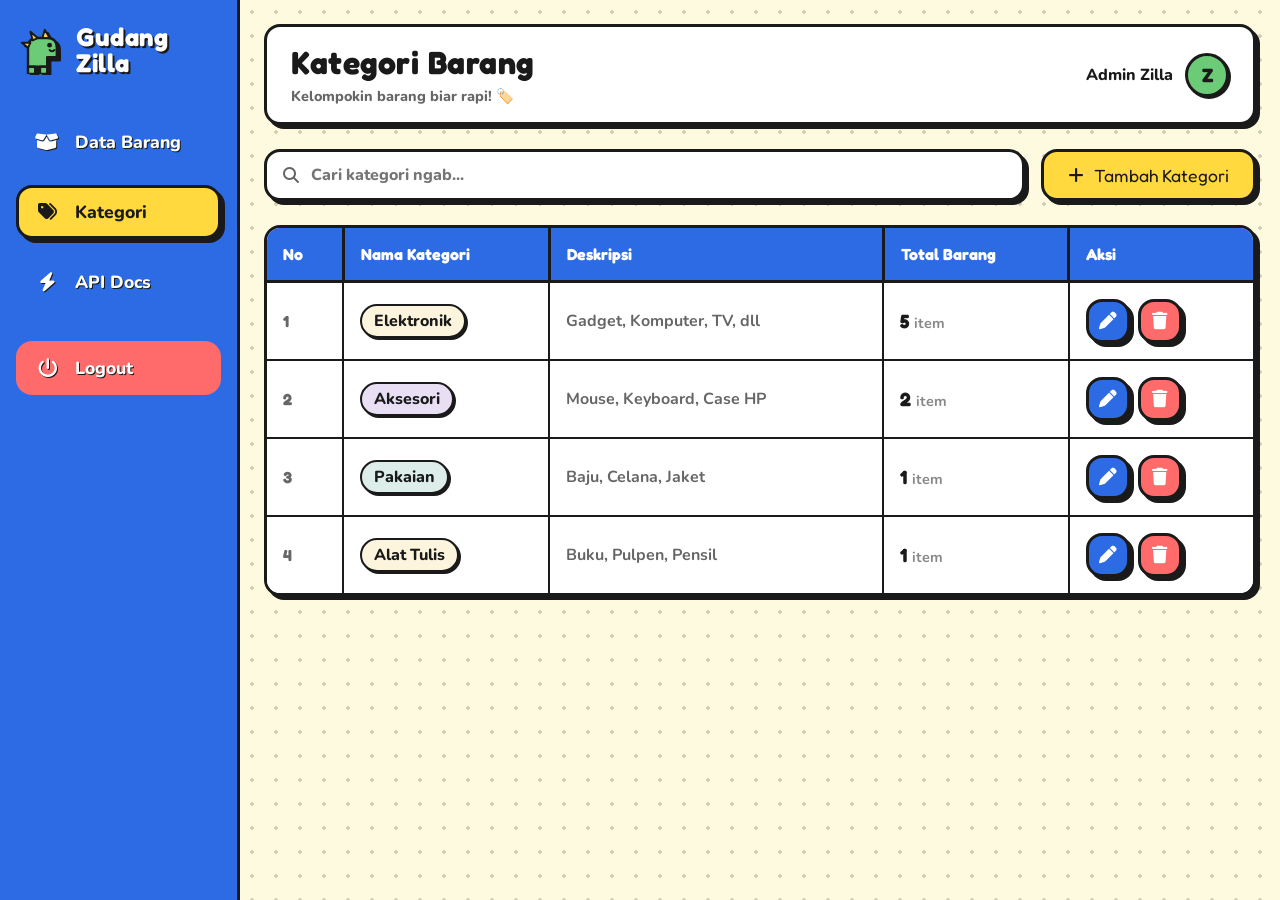
<file: frontend/kategori.html>
<!DOCTYPE html>
<html lang="en">
<head>
    <meta charset="UTF-8">
    <meta name="viewport" content="width=device-width, initial-scale=1.0, viewport-fit=cover">
    <title>GudangZilla - Data Kategori</title>
    <!-- Fonts -->
    <link href="https://fonts.googleapis.com/css2?family=Fredoka+One&family=Nunito:wght@400;600;700;800;900&display=swap" rel="stylesheet">
    <!-- Icons -->
    <link rel="stylesheet" href="https://cdnjs.cloudflare.com/ajax/libs/font-awesome/6.4.0/css/all.min.css">
    <link rel="stylesheet" href="css/responsive.css">
    <meta name="theme-color" content="#2D6BE4">
    
    <style>
        :root {
            --bg-cream: #FEFAE0;
            --cobalt: #2D6BE4;
            --yellow: #FFD93D;
            --coral: #FF6B6B;
            --mint: #6BCB77;
            --black: #1a1a1a;
            --white: #FFFFFF;
            --border-thick: 3px solid var(--black);
            --shadow-cartoon: 4px 4px 0px var(--black);
            --radius-large: 16px;
        }

        * {
            box-sizing: border-box;
            margin: 0;
            padding: 0;
            -webkit-tap-highlight-color: transparent;
        }

        body {
            font-family: 'Nunito', sans-serif;
            background-color: var(--bg-cream);
            background-image: radial-gradient(#d4d0b8 2px, transparent 2px);
            background-size: 24px 24px;
            color: var(--black);
            overflow: hidden;
            overscroll-behavior-y: contain;
        }

        h1, h2, h3, h4, .fredoka {
            font-family: 'Fredoka One', cursive;
            letter-spacing: 0.5px;
        }

        /* Layout */
        .app-layout {
            display: flex;
            height: 100vh;
            width: 100vw;
            overflow: hidden;
        }

        /* Sidebar Desktop/Tablet */
        .sidebar {
            width: 240px;
            background-color: var(--cobalt);
            border-right: var(--border-thick);
            display: flex;
            flex-direction: column;
            padding: 24px 16px;
            z-index: 100;
            transition: width 0.3s cubic-bezier(0.68, -0.55, 0.265, 1.55);
        }

        .logo-container {
            display: flex;
            align-items: center;
            gap: 12px;
            margin-bottom: 40px;
            color: var(--white);
            text-shadow: 2px 2px 0px var(--black);
            overflow: hidden;
            white-space: nowrap;
        }

        .logo-svg {
            width: 48px;
            height: 48px;
            min-width: 48px;
            filter: drop-shadow(3px 3px 0px var(--black));
        }

        .nav-menu {
            list-style: none;
            display: flex;
            flex-direction: column;
            gap: 16px;
        }

        .nav-item {
            display: flex;
            align-items: center;
            gap: 16px;
            padding: 12px 16px;
            text-decoration: none;
            color: var(--white);
            font-weight: 800;
            font-size: 1.1rem;
            border-radius: var(--radius-large);
            border: 3px solid transparent;
            background: transparent;
            transition: all 0.2s cubic-bezier(0.68, -0.55, 0.265, 1.55);
            text-shadow: 1px 1px 0px var(--black);
            white-space: nowrap;
        }
        .nav-item i { font-size: 1.2rem; min-width: 24px; text-align: center; }

        .nav-item:hover, .nav-item.active {
            background: var(--yellow);
            color: var(--black);
            border: var(--border-thick);
            text-shadow: none;
            box-shadow: var(--shadow-cartoon);
        }

        /* Main Content */
        .main-content {
            flex: 1;
            display: flex;
            flex-direction: column;
            position: relative;
            height: 100%;
        }

        .scroll-area {
            flex: 1;
            overflow-y: auto;
            padding: 24px;
            padding-bottom: 100px;
            -webkit-overflow-scrolling: touch;
        }

        /* Header */
        .header {
            display: flex;
            justify-content: space-between;
            align-items: center;
            background: var(--white);
            border: var(--border-thick);
            border-radius: var(--radius-large);
            padding: 16px 24px;
            box-shadow: var(--shadow-cartoon);
            margin-bottom: 24px;
            position: relative;
            z-index: 20;
        }

        .tagline {
            font-weight: 800;
            font-size: 0.9rem;
            color: #666;
            margin-top: 4px;
        }

        .user-profile {
            display: flex;
            align-items: center;
            gap: 12px;
            font-weight: 800;
        }

        .avatar {
            width: 44px;
            height: 44px;
            background: var(--mint);
            border: var(--border-thick);
            border-radius: 50%;
            display: flex;
            align-items: center;
            justify-content: center;
            font-family: 'Fredoka One', cursive;
            font-size: 1.2rem;
            box-shadow: 2px 2px 0px var(--black);
        }

        /* Tools Bar */
        .tools-bar {
            display: flex;
            gap: 16px;
            margin-bottom: 24px;
            flex-wrap: wrap;
        }

        .search-box {
            display: flex;
            align-items: center;
            background: var(--white);
            border: var(--border-thick);
            border-radius: var(--radius-large);
            padding: 12px 16px;
            box-shadow: var(--shadow-cartoon);
            flex: 1;
            min-width: 200px;
        }

        .search-box input {
            border: none;
            background: transparent;
            font-family: 'Nunito', sans-serif;
            font-weight: 800;
            font-size: 1rem;
            width: 100%;
            outline: none;
            padding-left: 12px;
        }

        .btn {
            background: var(--yellow);
            border: var(--border-thick);
            border-radius: var(--radius-large);
            padding: 12px 24px;
            font-family: 'Fredoka One', cursive;
            font-size: 1.1rem;
            color: var(--black);
            cursor: pointer;
            box-shadow: var(--shadow-cartoon);
            transition: transform 0.1s, box-shadow 0.1s;
            display: flex;
            align-items: center;
            justify-content: center;
            gap: 10px;
            min-height: 44px;
        }
        .btn:active { transform: translate(3px, 3px); box-shadow: 0px 0px 0px var(--black); }
        .btn-blue { background: var(--cobalt); color: white; }
        .btn-coral { background: var(--coral); color: white; }
        .btn-icon { padding: 8px; width: 44px; height: 44px; display: flex; align-items: center; justify-content: center; }

        /* Desktop Table */
        .desktop-table-container {
            background: var(--white);
            border: var(--border-thick);
            border-radius: var(--radius-large);
            box-shadow: var(--shadow-cartoon);
            overflow-x: auto;
        }

        table { width: 100%; border-collapse: collapse; text-align: left; }
        th { background: var(--cobalt); color: var(--white); font-family: 'Fredoka One', cursive; padding: 16px; border-bottom: var(--border-thick); border-right: var(--border-thick); white-space: nowrap; }
        th:last-child { border-right: none; }
        td { padding: 16px; border-bottom: 2px solid var(--black); border-right: 2px solid var(--black); font-weight: 700; background: var(--white); }
        td:last-child { border-right: none; }
        tr:last-child td { border-bottom: none; }
        tbody tr:hover td { background: #FFFDE7; }

        .badge-kategori {
            border: 2px solid var(--black);
            padding: 4px 12px;
            border-radius: 20px;
            font-weight: 800;
            font-size: 1rem;
            display: inline-block;
            box-shadow: 2px 2px 0px var(--black);
        }

        /* Mobile Cards Layout */
        .mobile-cards-container { display: none; }

        .m-card {
            background: var(--white);
            border: var(--border-thick);
            border-radius: var(--radius-large);
            box-shadow: var(--shadow-cartoon);
            margin-bottom: 16px;
            position: relative;
            overflow: hidden;
        }

        .m-card-inner {
            background: var(--white);
            padding: 16px;
            position: relative;
            z-index: 2;
            transition: transform 0.3s cubic-bezier(0.68, -0.55, 0.265, 1.55);
            display: flex;
            flex-direction: column;
            gap: 8px;
        }

        .m-card.swiped .m-card-inner { transform: translateX(-140px); }

        .m-card-actions {
            position: absolute;
            top: 0; right: 0;
            width: 140px; height: 100%;
            display: flex;
            z-index: 1;
        }

        .mc-action-btn {
            flex: 1;
            border: none;
            border-left: var(--border-thick);
            display: flex;
            align-items: center;
            justify-content: center;
            font-size: 1.5rem;
            color: white;
            cursor: pointer;
        }
        .mc-action-btn.edit { background: var(--cobalt); }
        .mc-action-btn.delete { background: var(--coral); }

        .mc-header { display: flex; justify-content: space-between; align-items: flex-start; }
        .mc-title { font-family: 'Fredoka One', cursive; font-size: 1.1rem; color: var(--cobalt); display: flex; align-items: center; gap: 8px; }
        .mc-subtitle { font-weight: 800; font-size: 0.9rem; color: #666; }
        
        /* Floating Action Button (Mobile) */
        .fab {
            display: none;
            position: fixed;
            bottom: 90px;
            right: 20px;
            width: 60px;
            height: 60px;
            background: var(--yellow);
            border: var(--border-thick);
            border-radius: 50%;
            box-shadow: var(--shadow-cartoon);
            z-index: 99;
            align-items: center;
            justify-content: center;
            font-size: 1.5rem;
            color: var(--black);
            cursor: pointer;
            transition: transform 0.2s;
        }
        .fab:active { transform: scale(0.9); }

        /* Bottom Nav (Mobile) */
        .bottom-nav {
            display: none;
            position: fixed;
            bottom: 0;
            left: 0;
            width: 100%;
            height: 70px;
            background: var(--cobalt);
            border-top: var(--border-thick);
            z-index: 100;
            justify-content: space-around;
            align-items: center;
            padding-bottom: env(safe-area-inset-bottom);
        }

        .bnav-item {
            display: flex;
            flex-direction: column;
            align-items: center;
            gap: 4px;
            color: white;
            text-decoration: none;
            font-weight: 800;
            font-size: 0.75rem;
            opacity: 0.7;
            min-width: 64px;
            padding: 8px 0;
        }
        .bnav-item i { font-size: 1.4rem; }
        .bnav-item.active { opacity: 1; color: var(--yellow); text-shadow: 1px 1px 0 var(--black); }
        .bnav-item.active i { transform: translateY(-4px); }

        /* Modals */
        .modal-overlay {
            position: fixed;
            top: 0; left: 0; right: 0; bottom: 0;
            background: rgba(0,0,0,0.6);
            backdrop-filter: blur(4px);
            display: flex;
            align-items: center;
            justify-content: center;
            z-index: 1000;
            opacity: 0;
            pointer-events: none;
            transition: opacity 0.3s;
        }
        .modal-overlay.active { opacity: 1; pointer-events: auto; }

        .modal-box {
            background: var(--white);
            border: var(--border-thick);
            border-radius: var(--radius-large);
            box-shadow: 8px 8px 0px var(--black);
            width: 90%;
            max-width: 500px;
            max-height: 90vh;
            display: flex;
            flex-direction: column;
            transform: translateY(50px) scale(0.9);
            transition: transform 0.3s cubic-bezier(0.68, -0.55, 0.265, 1.55);
        }
        .modal-overlay.active .modal-box { transform: translateY(0) scale(1); }

        .modal-header {
            padding: 20px;
            border-bottom: var(--border-thick);
            display: flex;
            justify-content: space-between;
            align-items: center;
            background: var(--yellow);
            border-radius: 12px 12px 0 0;
        }
        .modal-body { padding: 20px; overflow-y: auto; display: flex; flex-direction: column; gap: 16px; }
        .modal-footer { padding: 20px; border-top: var(--border-thick); display: flex; justify-content: flex-end; gap: 12px; background: #f8f9fa; border-radius: 0 0 12px 12px; }

        .form-group { display: flex; flex-direction: column; gap: 8px; }
        .form-group label { font-family: 'Fredoka One', cursive; font-size: 1.1rem; }
        .form-control {
            background: var(--bg-cream);
            border: var(--border-thick);
            border-radius: 12px;
            padding: 12px 16px;
            font-family: 'Nunito', sans-serif;
            font-weight: 800;
            font-size: 1rem;
            outline: none;
            box-shadow: 2px 2px 0px var(--black);
        }
        .form-control:focus { box-shadow: 4px 4px 0px var(--cobalt); }

        /* Responsive Breakpoints */
        @media (min-width: 768px) and (max-width: 1023px) {
            .sidebar { width: 80px; padding: 24px 12px; align-items: center; }
            .sidebar:hover { width: 240px; align-items: stretch; padding: 24px 16px; }
            .logo-container h2 { display: none; }
            .sidebar:hover .logo-container h2 { display: block; }
            .nav-item span { display: none; }
            .sidebar:hover .nav-item span { display: inline; }
            .tools-bar .btn span { display: none; }
        }

        @media (max-width: 767px) {
            .sidebar { display: none; }
            .bottom-nav { display: flex; }
            .fab { display: flex; }
            
            .header { padding: 12px 16px; margin-bottom: 16px; border-radius: 0; border-left: none; border-right: none; border-top: none; }
            .header h1 { font-size: 1.5rem; }
            .tagline { display: none; }
            .user-profile span { display: none; }
            
            .tools-bar { display: none; } 
            .mobile-tools { display: flex; padding: 0 0 16px 0; }
            
            .desktop-table-container { display: none; }
            .mobile-cards-container { display: block; }

            .modal-box { width: 100%; height: 100%; max-height: 100vh; border-radius: 0; transform: translateY(100%); }
            .modal-header, .modal-footer { border-radius: 0; }
            
            .scroll-area { padding: 16px; padding-bottom: 100px; }
        }

        /* Toast */
        .toast {
            position: fixed;
            top: 20px;
            right: 20px;
            background: var(--mint);
            border: var(--border-thick);
            padding: 12px 20px;
            border-radius: 16px;
            box-shadow: var(--shadow-cartoon);
            font-family: 'Fredoka One', cursive;
            color: var(--black);
            z-index: 9999;
            transform: translateY(-150%);
            transition: transform 0.4s cubic-bezier(0.68, -0.55, 0.265, 1.55);
            display: flex;
            align-items: center;
            gap: 12px;
        }
        @media (max-width: 767px) {
            .toast { top: 10px; right: 10px; left: 10px; text-align: center; justify-content: center; }
        }
        .toast.show { transform: translateY(0); }

        /* Animations */
        @keyframes bounceIn {
            0% { opacity: 0; transform: scale(0.8) translateY(20px); }
            100% { opacity: 1; transform: scale(1) translateY(0); }
        }
        .anim-item { animation: bounceIn 0.4s cubic-bezier(0.68, -0.55, 0.265, 1.55) both; }
        @keyframes shake {
            0%, 100% { transform: translateX(0); }
            20%, 60% { transform: translateX(-10px) rotate(-5deg); }
            40%, 80% { transform: translateX(10px) rotate(5deg); }
        }
        .shake { animation: shake 0.5s ease-in-out; }
    </style>
</head>
<body class="gz-responsive gz-modal-host">

    <div id="toast" class="toast">
        <i class="fa-solid fa-bell"></i> <span id="toastMsg">Notifikasi</span>
    </div>

    <div class="app-layout">
        <!-- Desktop/Tablet Sidebar -->
        <aside class="sidebar">
            <div class="logo-container">
                <svg class="logo-svg" viewBox="0 0 100 100" xmlns="http://www.w3.org/2000/svg">
                    <path d="M25,85 L25,45 Q25,25 45,25 L65,25 Q85,25 85,45 L85,65 L65,65 L65,85 Z" fill="#6BCB77" stroke="#1a1a1a" stroke-width="5" stroke-linejoin="round"/>
                    <circle cx="70" cy="40" r="5" fill="#1a1a1a"/>
                    <path d="M 80 50 Q 75 55 70 50" stroke="#1a1a1a" stroke-width="4" stroke-linecap="round" fill="none"/>
                    <path d="M25,85 L40,85 L40,100 L25,100 Z" fill="#6BCB77" stroke="#1a1a1a" stroke-width="5" stroke-linejoin="round"/>
                    <path d="M50,85 L65,85 L65,100 L50,100 Z" fill="#6BCB77" stroke="#1a1a1a" stroke-width="5" stroke-linejoin="round"/>
                    <polygon points="25,45 12,35 30,35" fill="#FFD93D" stroke="#1a1a1a" stroke-width="4" stroke-linejoin="round"/>
                    <polygon points="35,30 30,12 45,25" fill="#FFD93D" stroke="#1a1a1a" stroke-width="4" stroke-linejoin="round"/>
                    <polygon points="55,25 60,8 70,25" fill="#FFD93D" stroke="#1a1a1a" stroke-width="4" stroke-linejoin="round"/>
                </svg>
                <h2 style="font-size: 1.6rem; line-height: 1;">Gudang<br>Zilla</h2>
            </div>
            
            <ul class="nav-menu">
                <li><a href="dashboard.html" class="nav-item"><i class="fa-solid fa-box-open"></i> <span>Data Barang</span></a></li>
                <li><a href="kategori.html" class="nav-item active"><i class="fa-solid fa-tags"></i> <span>Kategori</span></a></li>
                <li><a href="api-docs.html" class="nav-item"><i class="fa-solid fa-bolt"></i> <span>API Docs</span></a></li>
                <div style="flex:1"></div>
                <li><a href="index.html" class="nav-item" style="background: var(--coral); margin-top: auto;"><i class="fa-solid fa-power-off"></i> <span>Logout</span></a></li>
            </ul>
        </aside>

        <!-- Main Content -->
        <main class="main-content">
            <div class="scroll-area" id="scrollArea">
                <!-- Header -->
                <header class="header">
                    <div>
                        <!-- Mobile Logo -->
                        <div class="logo-container" style="margin-bottom: 0; color: var(--black); text-shadow: none; display: none;" id="mobileLogo">
                            <svg class="logo-svg" viewBox="0 0 100 100" xmlns="http://www.w3.org/2000/svg" style="width: 36px; height: 36px;">
                                <path d="M25,85 L25,45 Q25,25 45,25 L65,25 Q85,25 85,45 L85,65 L65,65 L65,85 Z" fill="#6BCB77" stroke="#1a1a1a" stroke-width="5" stroke-linejoin="round"/>
                                <circle cx="70" cy="40" r="5" fill="#1a1a1a"/>
                                <path d="M 80 50 Q 75 55 70 50" stroke="#1a1a1a" stroke-width="4" stroke-linecap="round" fill="none"/>
                                <path d="M25,85 L40,85 L40,100 L25,100 Z" fill="#6BCB77" stroke="#1a1a1a" stroke-width="5" stroke-linejoin="round"/>
                                <path d="M50,85 L65,85 L65,100 L50,100 Z" fill="#6BCB77" stroke="#1a1a1a" stroke-width="5" stroke-linejoin="round"/>
                                <polygon points="25,45 12,35 30,35" fill="#FFD93D" stroke="#1a1a1a" stroke-width="4" stroke-linejoin="round"/>
                                <polygon points="35,30 30,12 45,25" fill="#FFD93D" stroke="#1a1a1a" stroke-width="4" stroke-linejoin="round"/>
                                <polygon points="55,25 60,8 70,25" fill="#FFD93D" stroke="#1a1a1a" stroke-width="4" stroke-linejoin="round"/>
                            </svg>
                            <h2 style="font-size: 1.4rem;">GudangZilla</h2>
                        </div>
                        
                        <h1 id="desktopTitle">Kategori Barang</h1>
                        <div class="tagline">Kelompokin barang biar rapi! 🏷️</div>
                    </div>
                    <div class="user-profile">
                        <span>Admin Zilla</span>
                        <div class="avatar">Z</div>
                    </div>
                </header>

                <!-- Tools Bar (Desktop) -->
                <div class="tools-bar">
                    <div class="search-box">
                        <i class="fa-solid fa-search" style="color: #666;"></i>
                        <input type="text" id="desktopSearch" placeholder="Cari kategori ngab...">
                    </div>
                    <button class="btn" onclick="openModal('add')"><i class="fa-solid fa-plus"></i> <span>Tambah Kategori</span></button>
                </div>

                <!-- Tools Bar (Mobile) -->
                <div class="mobile-tools" style="display: none;" id="mobileTools">
                    <div class="search-box" style="width: 100%;">
                        <i class="fa-solid fa-search" style="color: #666;"></i>
                        <input type="text" id="mobileSearch" placeholder="Cari kategori...">
                    </div>
                </div>

                <!-- Desktop Table -->
                <div class="desktop-table-container">
                    <table id="desktopTable">
                        <thead>
                            <tr>
                                <th>No</th>
                                <th>Nama Kategori</th>
                                <th>Deskripsi</th>
                                <th>Total Barang</th>
                                <th>Aksi</th>
                            </tr>
                        </thead>
                        <tbody></tbody>
                    </table>
                </div>

                <!-- Mobile Cards -->
                <div class="mobile-cards-container" id="mobileCardsContainer"></div>
                
                <div id="emptyState" class="empty-state" style="display: none; padding: 40px; text-align: center; align-items:center; flex-direction:column;">
                    <i class="fa-solid fa-tags" style="font-size: 4rem; color: var(--yellow); filter: drop-shadow(3px 3px 0 var(--black)); margin-bottom: 16px;"></i>
                    <h3 class="fredoka">Kategorinya ga ketemu 🤔</h3>
                </div>

            </div>
        </main>
    </div>

    <!-- Mobile FAB -->
    <div class="fab" onclick="openModal('add')">
        <i class="fa-solid fa-plus"></i>
    </div>

    <!-- Mobile Bottom Navigation -->
    <nav class="bottom-nav">
        <a href="dashboard.html" class="bnav-item">
            <i class="fa-solid fa-box-open"></i>
            Barang
        </a>
        <a href="kategori.html" class="bnav-item active">
            <i class="fa-solid fa-tags"></i>
            Kategori
        </a>
        <a href="api-docs.html" class="bnav-item">
            <i class="fa-solid fa-bolt"></i>
            API Docs
        </a>
        <a href="index.html" class="bnav-item" style="color: var(--coral);">
            <i class="fa-solid fa-power-off"></i>
            Keluar
        </a>
    </nav>

    <!-- Modal Form (Add/Edit) -->
    <div class="modal-overlay" id="kategoriModal">
        <div class="modal-box">
            <div class="modal-header">
                <h2 id="modalTitle">Tambah Kategori ✨</h2>
                <button class="btn btn-icon" style="background: var(--white);" onclick="closeModal('kategoriModal')">
                    <i class="fa-solid fa-xmark"></i>
                </button>
            </div>
            <form id="kategoriForm">
                <div class="modal-body">
                    <input type="hidden" id="kategoriId">
                    <div class="form-group">
                        <label>Nama Kategori</label>
                        <input type="text" id="namaKategori" class="form-control" required placeholder="Contoh: Makanan">
                    </div>
                    <div class="form-group">
                        <label>Deskripsi (Opsional)</label>
                        <textarea id="deskripsi" class="form-control" rows="3" placeholder="Semua yang bisa dimakan"></textarea>
                    </div>
                </div>
                <div class="modal-footer">
                    <button type="button" class="btn" style="background: var(--white);" onclick="closeModal('kategoriModal')">Batal</button>
                    <button type="submit" class="btn btn-blue"><i class="fa-solid fa-save"></i> Simpan!</button>
                </div>
            </form>
        </div>
    </div>

    <!-- Delete Confirm -->
    <div class="modal-overlay" id="confirmModal">
        <div class="modal-box" style="max-width: 400px; text-align: center;">
            <div class="modal-header" style="background: var(--coral); color: white;">
                <h2 style="color:white;">Yakin dihapus? 🚨</h2>
            </div>
            <div class="modal-body">
                <p style="font-weight: 800; font-size: 1.1rem;">Kategori ini akan hilang dari muka bumi!</p>
                <h3 id="deleteItemName" style="color: var(--coral); margin-top: 10px; font-size: 1.5rem;"></h3>
            </div>
            <div class="modal-footer" style="justify-content: center;">
                <button type="button" class="btn" style="background: var(--white);" onclick="closeModal('confirmModal')">Batal</button>
                <button type="button" class="btn btn-coral" id="btnConfirmDelete">Ya, Hapus!</button>
            </div>
        </div>
    </div>

    <script src="js/device.js"></script>
    <script>
        const isMobile = () => (window.gzDevice ? window.gzDevice.isMobile() : window.innerWidth < 768);

        if (isMobile()) {
            document.getElementById('mobileLogo').style.display = 'flex';
            document.getElementById('desktopTitle').style.display = 'none';
            document.getElementById('mobileTools').style.display = 'flex';
        }

        let categories = [
            { id: 1, nama: 'Elektronik', deskripsi: 'Gadget, Komputer, TV, dll', jumlah: 5 },
            { id: 2, nama: 'Aksesori', deskripsi: 'Mouse, Keyboard, Case HP', jumlah: 2 },
            { id: 3, nama: 'Pakaian', deskripsi: 'Baju, Celana, Jaket', jumlah: 1 },
            { id: 4, nama: 'Alat Tulis', deskripsi: 'Buku, Pulpen, Pensil', jumlah: 1 },
        ];

        let deleteTargetId = null;

        const playPop = () => {
            try {
                const ctx = new (window.AudioContext || window.webkitAudioContext)();
                const osc = ctx.createOscillator();
                const gain = ctx.createGain();
                osc.connect(gain); gain.connect(ctx.destination);
                osc.type = 'sine';
                osc.frequency.setValueAtTime(600, ctx.currentTime);
                osc.frequency.exponentialRampToValueAtTime(800, ctx.currentTime + 0.1);
                gain.gain.setValueAtTime(0.3, ctx.currentTime);
                gain.gain.exponentialRampToValueAtTime(0.01, ctx.currentTime + 0.1);
                osc.start(ctx.currentTime); osc.stop(ctx.currentTime + 0.1);
            } catch(e){}
        };

        const showToast = (msg, isError = false) => {
            const toast = document.getElementById('toast');
            document.getElementById('toastMsg').innerText = msg;
            toast.style.background = isError ? 'var(--coral)' : 'var(--mint)';
            toast.style.color = isError ? 'white' : 'var(--black)';
            toast.classList.add('show');
            setTimeout(() => toast.classList.remove('show'), 3000);
        };

        function renderTable(search = '') {
            const desktopTbody = document.querySelector('#desktopTable tbody');
            const mobileContainer = document.getElementById('mobileCardsContainer');
            
            desktopTbody.innerHTML = '';
            mobileContainer.innerHTML = '';
            
            const filtered = categories.filter(p => 
                p.nama.toLowerCase().includes(search.toLowerCase())
            );

            if (filtered.length === 0) {
                document.getElementById('emptyState').style.display = 'flex';
                document.querySelector('.desktop-table-container').style.display = 'none';
                mobileContainer.style.display = 'none';
            } else {
                document.getElementById('emptyState').style.display = 'none';
                if (!isMobile()) document.querySelector('.desktop-table-container').style.display = 'block';
                if (isMobile()) mobileContainer.style.display = 'block';
                
                filtered.forEach((item, index) => {
                    const delay = index * 0.05;
                    const catColors = ['#E8DFF5', '#FCE1E4', '#FCF4DD', '#DDEDEA'];
                    const catColor = catColors[item.nama.length % 4];

                    // Desktop Row
                    if (!isMobile()) {
                        const tr = document.createElement('tr');
                        tr.className = 'anim-item';
                        tr.style.animationDelay = `${delay}s`;
                        tr.innerHTML = `
                            <td style="font-family: 'Fredoka One', cursive; color:#666;">${index + 1}</td>
                            <td><span class="badge-kategori" style="background: ${catColor}">${item.nama}</span></td>
                            <td style="color:#666;">${item.deskripsi}</td>
                            <td style="font-family: 'Fredoka One', cursive; font-size: 1.2rem;">${item.jumlah} <span style="font-family: 'Nunito'; font-size:0.9rem; color:#888;">item</span></td>
                            <td>
                                <div style="display:flex; gap:8px;">
                                    <button class="btn btn-icon btn-blue" onclick="openModal('edit', ${item.id})"><i class="fa-solid fa-pen"></i></button>
                                    <button class="btn btn-icon btn-coral" onclick="confirmDelete(${item.id})"><i class="fa-solid fa-trash"></i></button>
                                </div>
                            </td>
                        `;
                        desktopTbody.appendChild(tr);
                    }

                    // Mobile Card
                    if (isMobile()) {
                        const card = document.createElement('div');
                        card.className = 'm-card anim-item';
                        card.style.animationDelay = `${delay}s`;
                        card.innerHTML = `
                            <div class="m-card-inner" ontouchstart="handleTouchStart(event)" ontouchend="handleTouchEnd(event, this.parentElement)">
                                <div class="mc-header">
                                    <div class="mc-title"><span class="badge-kategori" style="background: ${catColor}">${item.nama}</span></div>
                                    <div style="font-family: 'Fredoka One', cursive; font-size: 1.2rem;">${item.jumlah} <span style="font-family: 'Nunito'; font-size:0.9rem; color:#888;">item</span></div>
                                </div>
                                <div class="mc-subtitle" style="margin-top: 8px;">${item.deskripsi}</div>
                            </div>
                            <div class="m-card-actions">
                                <button class="mc-action-btn edit" onclick="openModal('edit', ${item.id})"><i class="fa-solid fa-pen"></i></button>
                                <button class="mc-action-btn delete" onclick="confirmDelete(${item.id})"><i class="fa-solid fa-trash"></i></button>
                            </div>
                        `;
                        mobileContainer.appendChild(card);
                    }
                });
            }
        }

        // Search
        document.getElementById('desktopSearch').addEventListener('input', (e) => {
            document.getElementById('mobileSearch').value = e.target.value;
            renderTable(e.target.value);
        });
        document.getElementById('mobileSearch').addEventListener('input', (e) => {
            document.getElementById('desktopSearch').value = e.target.value;
            renderTable(e.target.value);
        });

        // Swipe
        let touchstartX = 0;
        let touchendX = 0;
        function handleTouchStart(e) { touchstartX = e.changedTouches[0].screenX; }
        function handleTouchEnd(e, cardEl) {
            touchendX = e.changedTouches[0].screenX;
            if (touchendX < touchstartX - 50) {
                document.querySelectorAll('.m-card').forEach(c => c.classList.remove('swiped'));
                cardEl.classList.add('swiped');
            }
            if (touchendX > touchstartX + 50) {
                cardEl.classList.remove('swiped');
            }
        }

        // Modals
        function openModal(mode, id = null) {
            playPop();
            const modal = document.getElementById('kategoriModal');
            document.getElementById('modalTitle').innerText = mode === 'edit' ? 'Edit Kategori ✏️' : 'Tambah Kategori ✨';
            
            if (mode === 'add') {
                document.getElementById('kategoriForm').reset();
                document.getElementById('kategoriId').value = '';
            } else {
                const item = categories.find(p => p.id === id);
                document.getElementById('kategoriId').value = item.id;
                document.getElementById('namaKategori').value = item.nama;
                document.getElementById('deskripsi').value = item.deskripsi;
            }
            
            document.querySelectorAll('.m-card').forEach(c => c.classList.remove('swiped'));
            modal.classList.add('active');
        }

        function closeModal(modalId) {
            document.getElementById(modalId).classList.remove('active');
        }

        // Form Submit
        document.getElementById('kategoriForm').addEventListener('submit', (e) => {
            e.preventDefault();
            const id = document.getElementById('kategoriId').value;
            const data = {
                nama: document.getElementById('namaKategori').value,
                deskripsi: document.getElementById('deskripsi').value,
            };

            if (id) {
                const index = categories.findIndex(p => p.id == id);
                categories[index] = { ...categories[index], ...data };
                showToast('Kategori berhasil diedit! ✏️');
            } else {
                const newId = categories.length ? Math.max(...categories.map(p => p.id)) + 1 : 1;
                categories.push({ id: newId, ...data, jumlah: 0 });
                showToast('Kategori baru ditambahkan! 🏷️');
            }

            playPop();
            closeModal('kategoriModal');
            renderTable(document.getElementById('desktopSearch').value);
        });

        // Delete
        function confirmDelete(id) {
            playPop();
            deleteTargetId = id;
            const item = categories.find(p => p.id === id);
            document.getElementById('deleteItemName').innerText = item.nama;
            document.getElementById('confirmModal').classList.add('active');
        }

        document.getElementById('btnConfirmDelete').addEventListener('click', () => {
            if (deleteTargetId) {
                categories = categories.filter(p => p.id !== deleteTargetId);
                showToast('Kategori telah dimusnahkan! 🗑️');
                closeModal('confirmModal');
                renderTable(document.getElementById('desktopSearch').value);
            }
        });

        // Resize handler
        window.addEventListener('resize', () => {
            renderTable(document.getElementById('desktopSearch').value);
            if (isMobile()) {
                document.getElementById('mobileLogo').style.display = 'flex';
                document.getElementById('desktopTitle').style.display = 'none';
                document.getElementById('mobileTools').style.display = 'flex';
            } else {
                document.getElementById('mobileLogo').style.display = 'none';
                document.getElementById('desktopTitle').style.display = 'block';
                document.getElementById('mobileTools').style.display = 'none';
            }
        });

        // Init
        renderTable();
    </script>
</body>
</html>
</file>
<file: frontend/css/responsive.css>
/**
 * GudangZilla — responsive UI shared across all pages
 * Mobile-first, safe-area aware, touch-friendly
 */

html {
    -webkit-text-size-adjust: 100%;
    text-size-adjust: 100%;
}

body.gz-responsive {
    min-height: 100vh;
    min-height: 100dvh;
}

/* ── Breakpoint helpers (set by device.js) ── */
body.device-mobile .hide-mobile { display: none !important; }
body.device-tablet .hide-tablet { display: none !important; }
body.device-desktop .hide-desktop { display: none !important; }
body.device-mobile .show-mobile-only { display: block !important; }
body.device-mobile .show-mobile-flex { display: flex !important; }

/* ── Touch-friendly controls ── */
body.touch-device .btn,
body.touch-device .nav-item,
body.touch-device .bnav-item,
body.touch-device .pill,
body.touch-device .btn-icon {
    min-height: 44px;
}

/* Prevent iOS zoom on focus */
@media (max-width: 767px) {
    input,
    select,
    textarea,
    .form-control {
        font-size: 16px !important;
    }
}

/* ── Fluid typography ── */
.gz-title {
    font-size: clamp(1.25rem, 4vw, 2rem);
    line-height: 1.2;
}

.gz-subtitle {
    font-size: clamp(0.8rem, 2.5vw, 0.95rem);
}

/* ── Responsive grid ── */
.gz-grid {
    display: grid;
    gap: 16px;
    grid-template-columns: 1fr;
}

@media (min-width: 480px) {
    .gz-grid.gz-grid-2-sm {
        grid-template-columns: repeat(2, 1fr);
    }
}

@media (min-width: 768px) {
    .gz-grid.gz-grid-auto {
        grid-template-columns: repeat(auto-fill, minmax(260px, 1fr));
    }
    .gz-grid.gz-grid-2 {
        grid-template-columns: repeat(2, 1fr);
    }
    .gz-grid.gz-grid-3 {
        grid-template-columns: repeat(3, 1fr);
    }
}

/* ── Stack toolbars on small screens ── */
.gz-toolbar {
    display: flex;
    flex-wrap: wrap;
    align-items: center;
    justify-content: space-between;
    gap: 12px;
}

@media (max-width: 767px) {
    .gz-toolbar.gz-stack {
        flex-direction: column;
        align-items: stretch;
    }
    .gz-toolbar.gz-stack .btn {
        width: 100%;
        justify-content: center;
    }
}

/* ── Horizontal scroll tables (desktop-style pages) ── */
.gz-table-wrap {
    width: 100%;
    overflow-x: auto;
    -webkit-overflow-scrolling: touch;
    border-radius: 12px;
}

@media (max-width: 767px) {
    .gz-table-wrap table {
        min-width: 640px;
    }
}

/* ── Modal: bottom sheet on phone ── */
body.device-mobile .gz-modal-host .modal-overlay {
    align-items: flex-end;
    padding: 0;
}

body.device-mobile .gz-modal-host .modal-box {
    width: 100%;
    max-width: 100%;
    max-height: min(92vh, 92dvh);
    border-radius: 20px 20px 0 0;
    margin: 0;
    transform: translateY(100%);
}

body.device-mobile .gz-modal-host .modal-overlay.active .modal-box {
    transform: translateY(0);
}

body.device-mobile .gz-modal-host .modal-footer {
    padding-bottom: calc(16px + env(safe-area-inset-bottom, 0px));
}

body.device-mobile #scanModal .modal-box {
    max-height: 100dvh;
    border-radius: 0;
    height: 100%;
}

/* ── Bottom navigation safe area ── */
body.device-mobile .bottom-nav {
    height: calc(66px + env(safe-area-inset-bottom, 0px));
    padding-bottom: env(safe-area-inset-bottom, 0px);
}

@media (max-width: 380px) {
    body.device-mobile .bnav-item span {
        font-size: 0.6rem;
    }
    body.device-mobile .bnav-item i {
        font-size: 1.1rem;
    }
}

/* ── Bottom nav: center action stays aligned when swiping ── */
body.device-mobile .bottom-nav {
    align-items: flex-end;
}

body.device-mobile .bnav-center-wrap {
    flex: 1.15;
    max-width: 76px;
}

body.device-mobile #bnav-keluar span {
    color: #ffb4b4;
}

body.device-mobile .dot-indicator {
    display: none !important;
}

/* ── Login page ── */
body.gz-login {
    padding: max(16px, env(safe-area-inset-top)) max(16px, env(safe-area-inset-right))
        max(16px, env(safe-area-inset-bottom)) max(16px, env(safe-area-inset-left));
}

@media (max-width: 767px) {
    body.gz-login .login-wrapper {
        flex-direction: column;
        width: 100%;
        max-width: 420px;
        gap: 24px;
    }
    body.gz-login .login-card {
        padding: 28px 20px;
    }
    body.gz-login .logo-container h2 {
        font-size: 2rem;
    }
}

@media (max-width: 360px) {
    body.gz-login .login-card {
        padding: 24px 16px;
    }
}

/* ── Landscape phone ── */
@media (max-height: 500px) and (orientation: landscape) {
    body.device-mobile .header {
        padding: 8px 16px;
    }
    body.device-mobile .page-section {
        padding-bottom: 80px;
    }
    body.device-mobile .modal-box {
        max-height: 95vh;
    }
}

/* ── Reduced motion ── */
@media (prefers-reduced-motion: reduce) {
    *,
    *::before,
    *::after {
        animation-duration: 0.01ms !important;
        animation-iteration-count: 1 !important;
        transition-duration: 0.01ms !important;
        scroll-behavior: auto !important;
    }
}

/* ── Dark glass dashboard (style.css pages) ── */
@media (max-width: 767px) {
    body.gz-glass .dashboard-layout {
        flex-direction: column;
    }
    body.gz-glass .sidebar {
        width: 100%;
        border-right: none;
        border-bottom: 1px solid var(--border, rgba(255, 255, 255, 0.1));
        padding: 16px;
    }
    body.gz-glass .main-content {
        padding: 16px;
    }
    body.gz-glass .content-header {
        flex-direction: column;
        align-items: stretch;
        gap: 12px;
    }
    body.gz-glass .content-header .btn {
        width: 100%;
        justify-content: center;
    }
}
</file>
